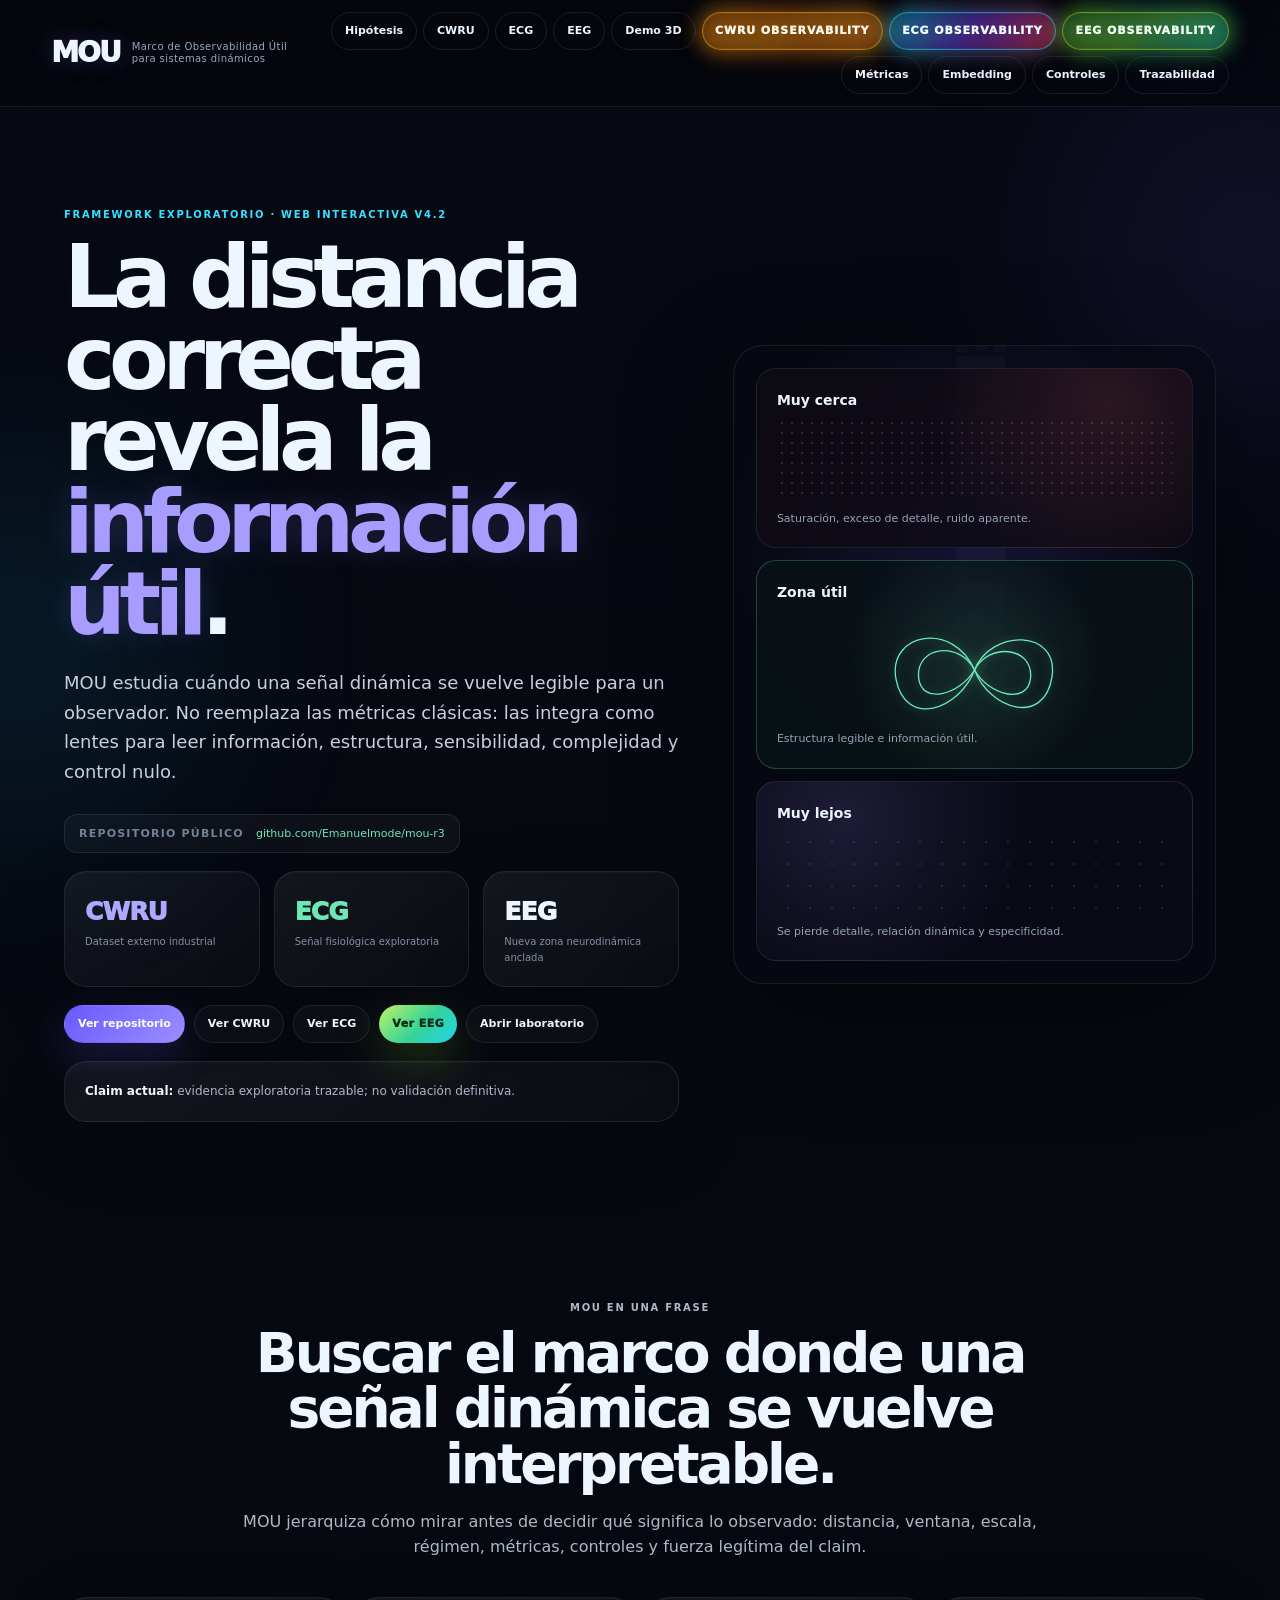
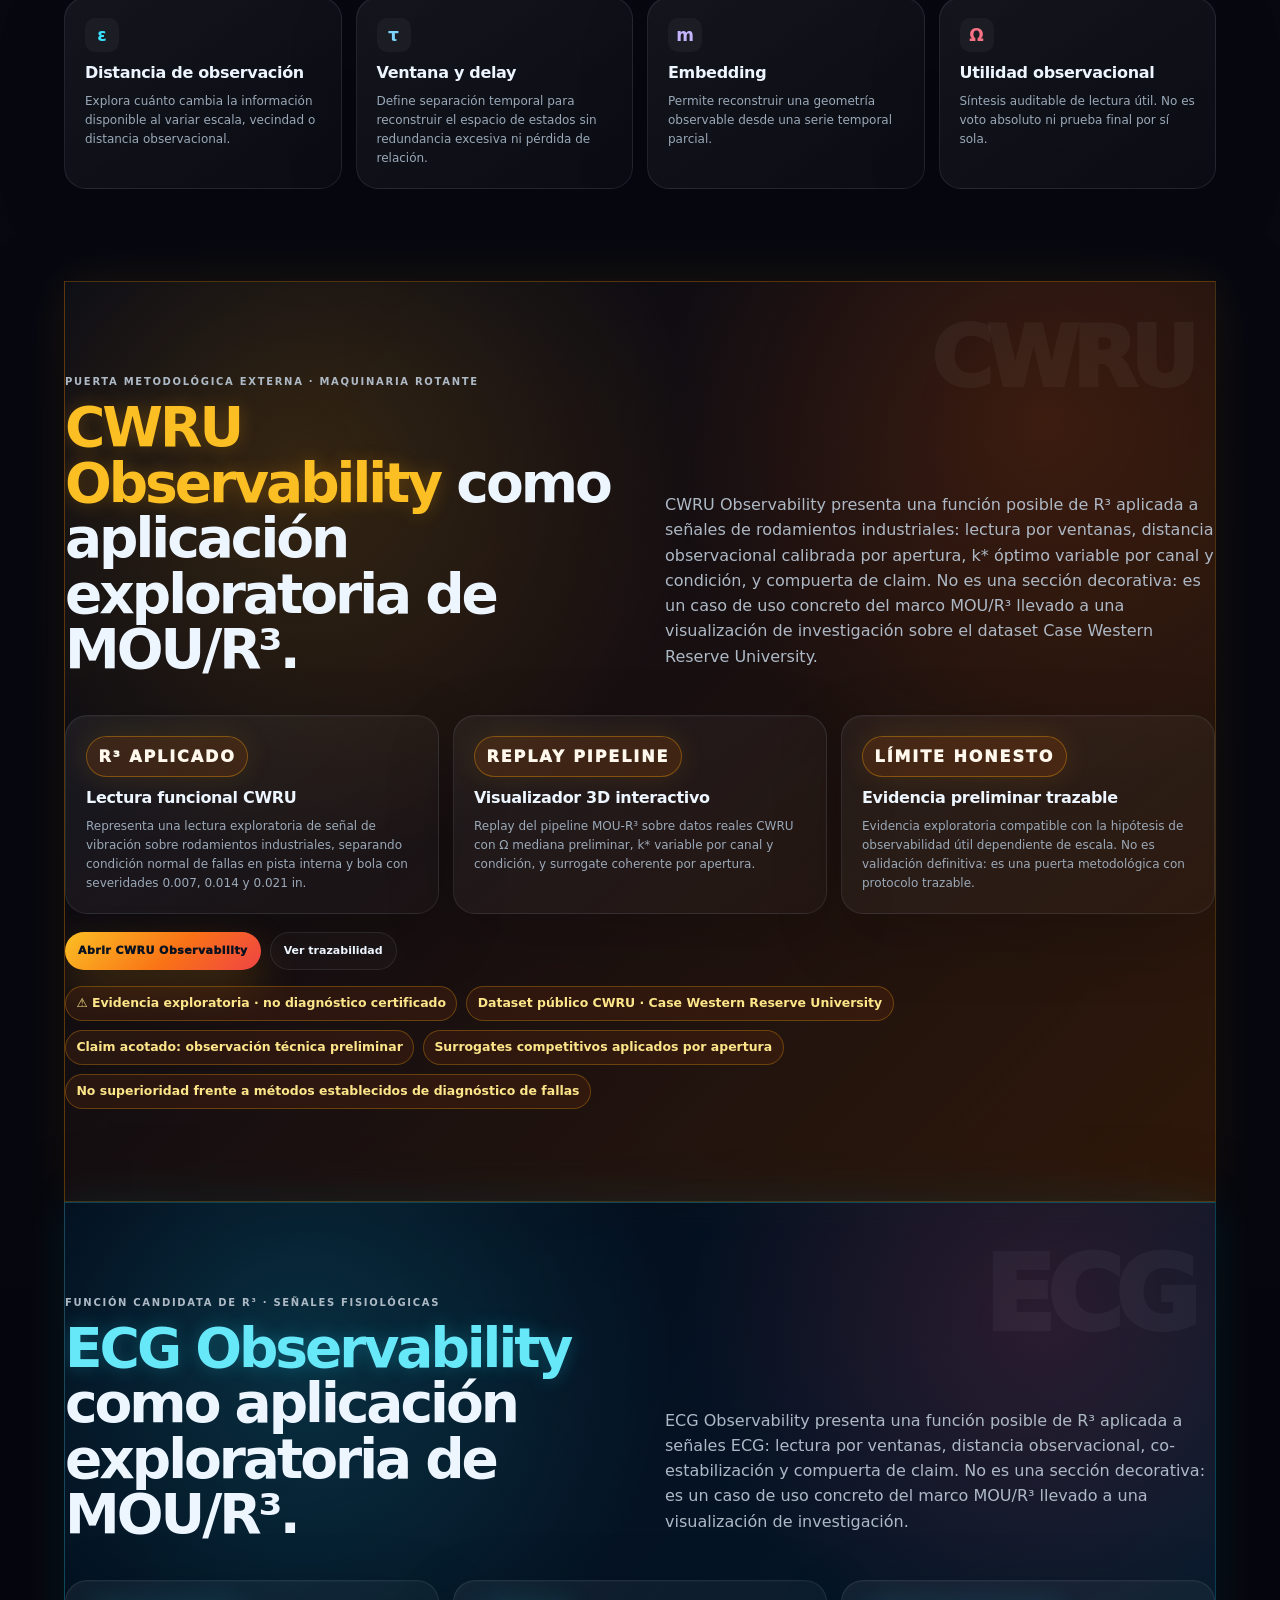
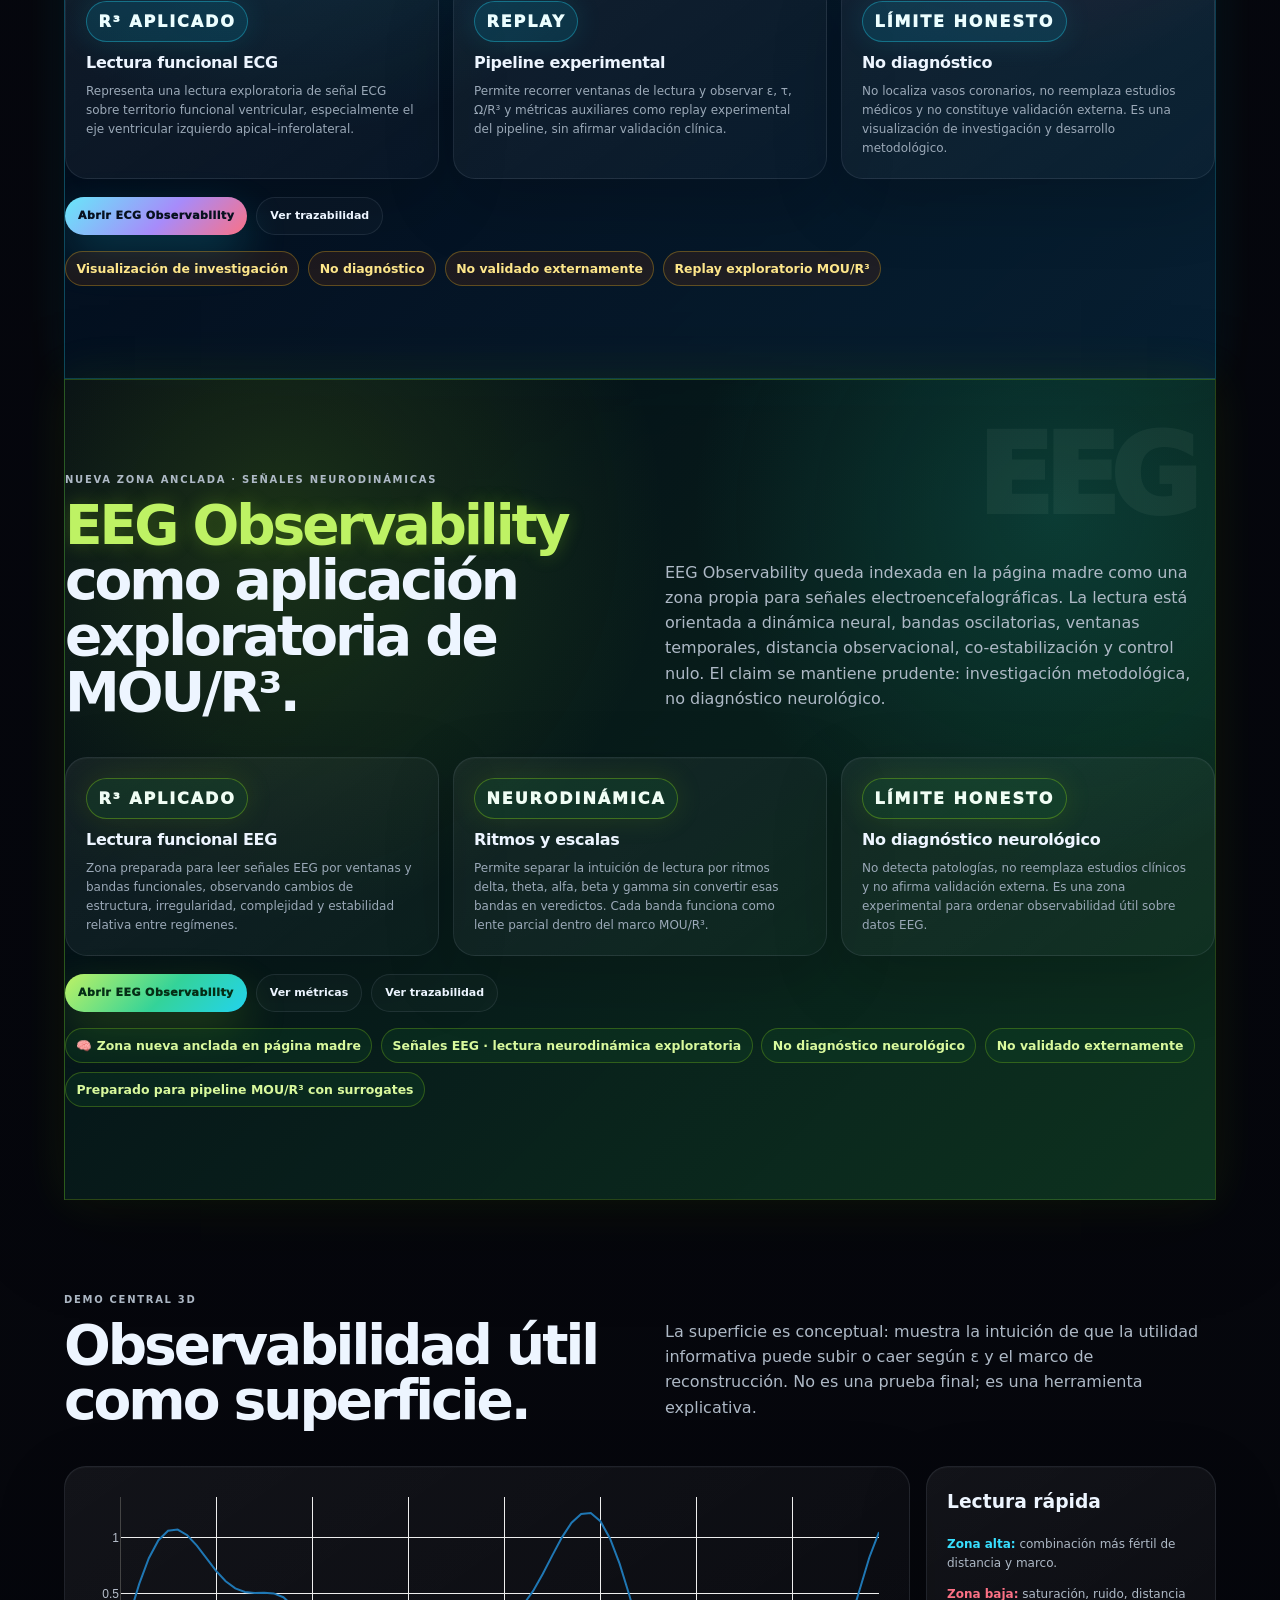
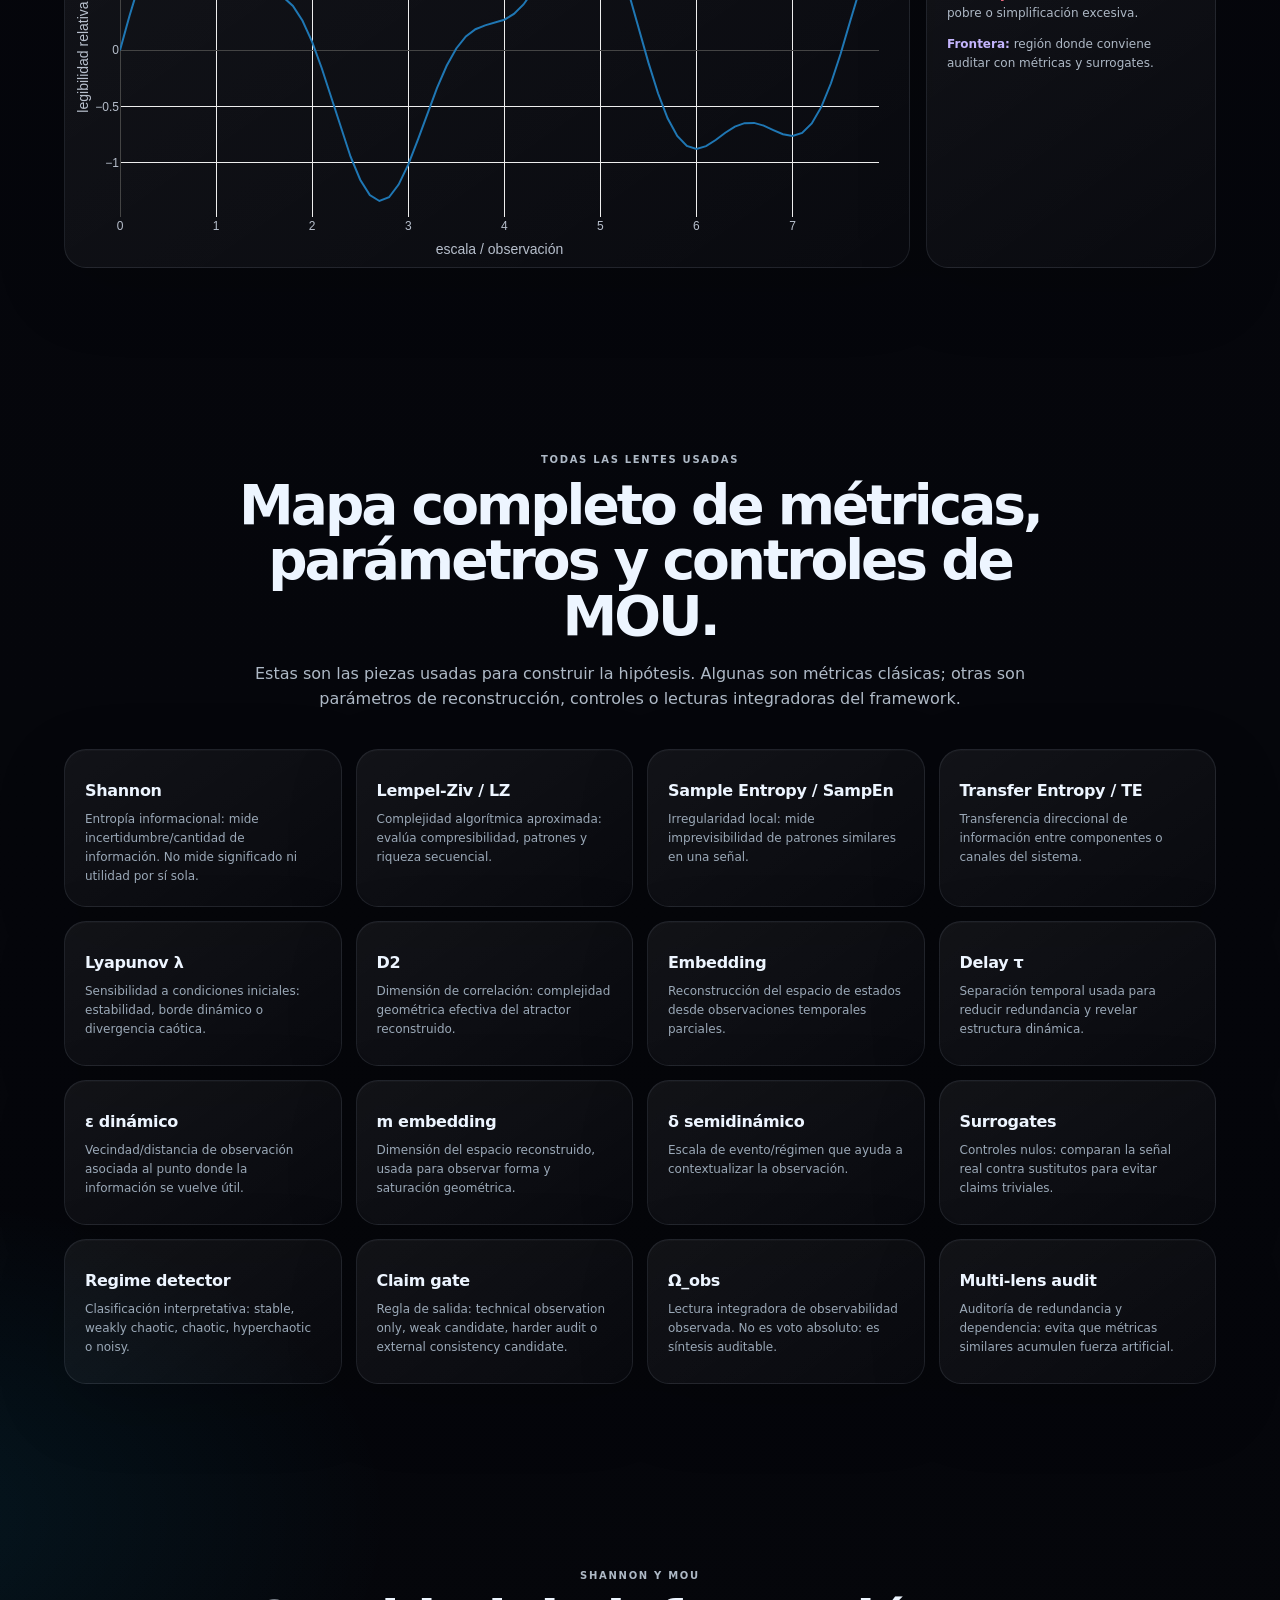
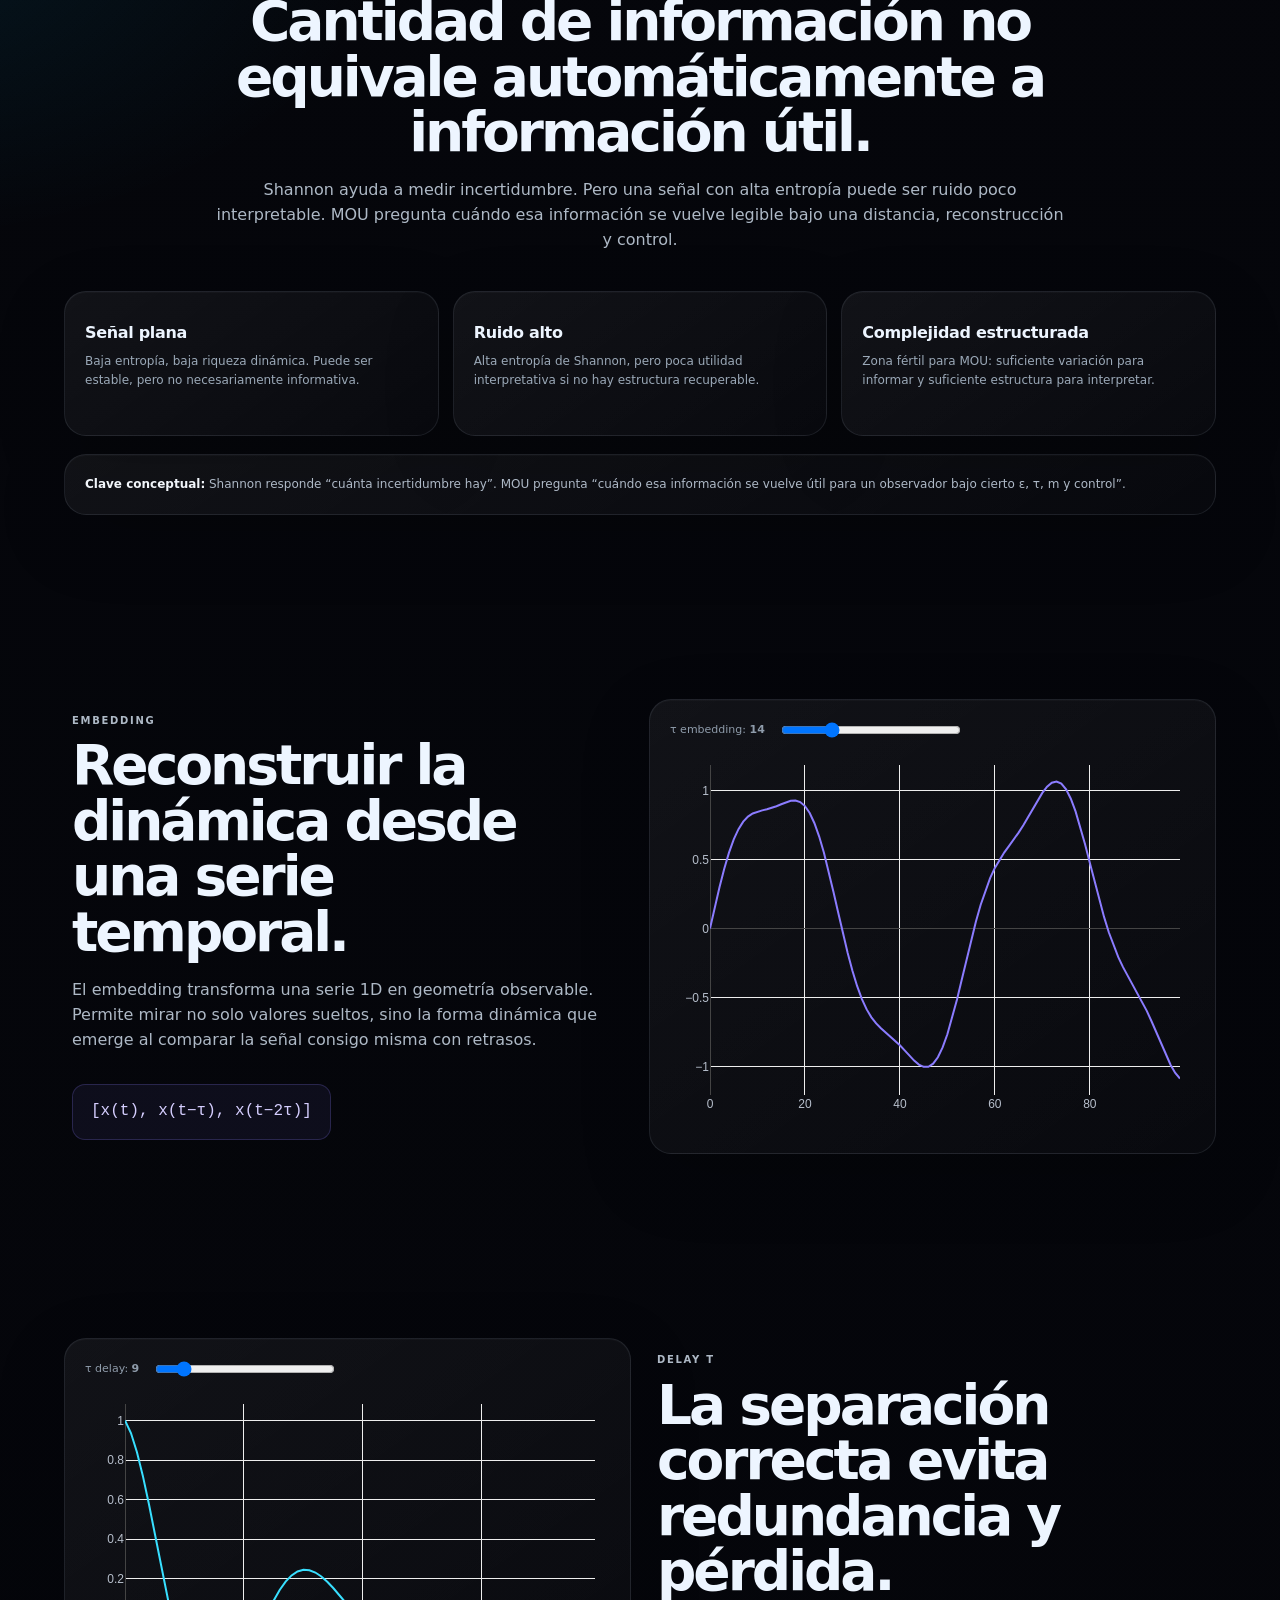
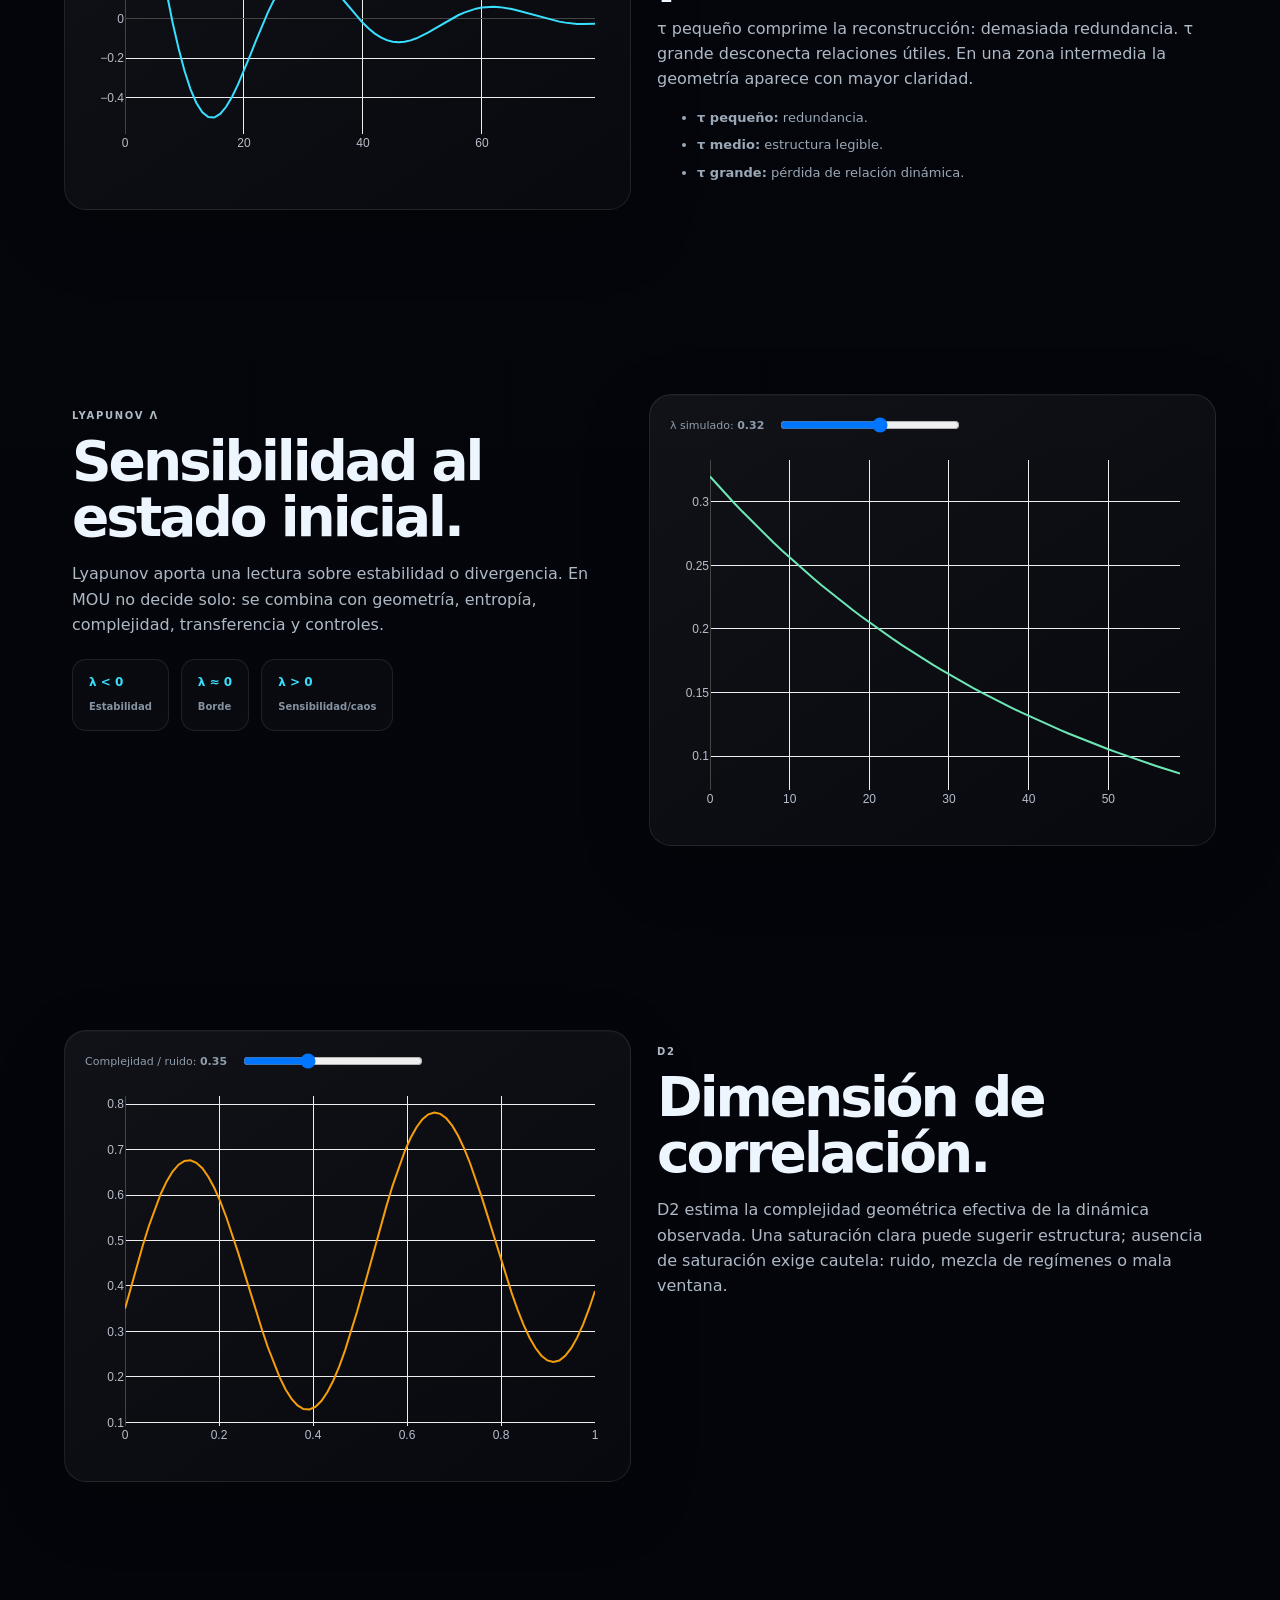
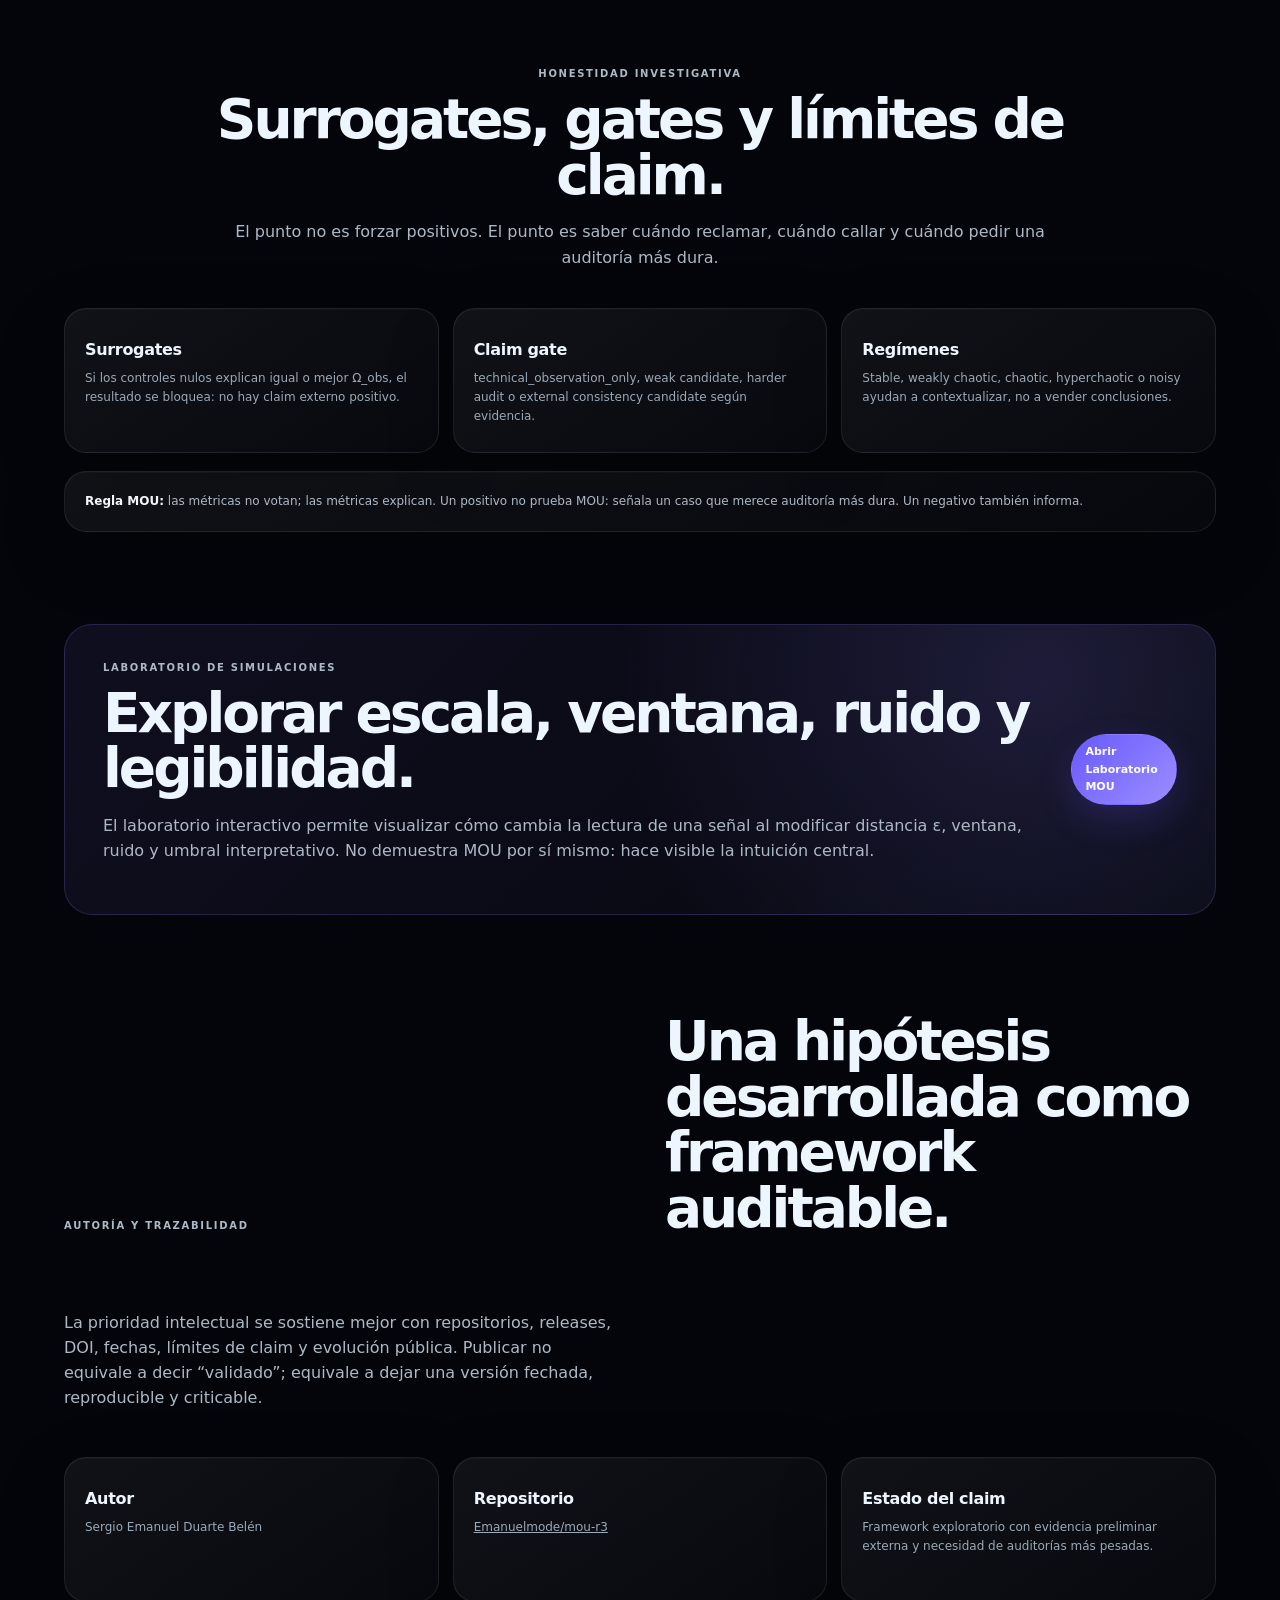
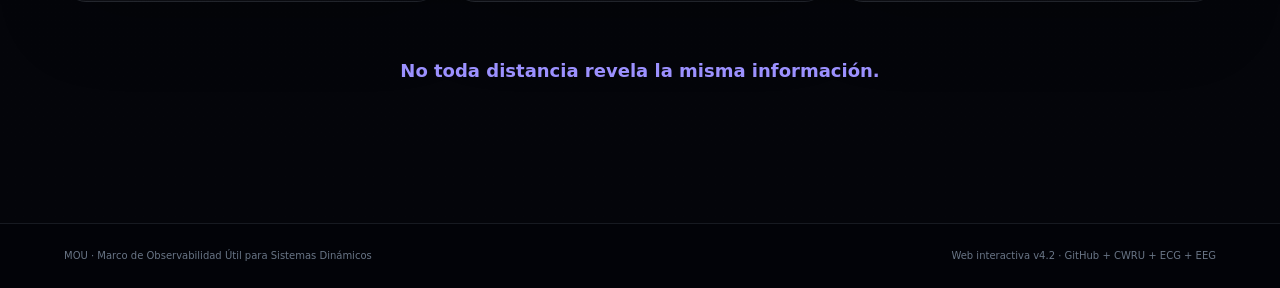
<file: index.html>
<!DOCTYPE html>
<html lang="es">
<head>
  <meta charset="UTF-8" />
  <meta name="viewport" content="width=device-width, initial-scale=1.0" />
  <meta name="description" content="MOU — Marco de Observabilidad Útil para Sistemas Dinámicos. Web interactiva con simuladores 3D, laboratorio visual, DOI y zonas de observabilidad para CWRU, ECG y EEG." />
  <meta name="author" content="Sergio Emanuel Duarte Belén" />
  <meta property="og:title" content="MOU | Marco de Observabilidad Útil" />
  <meta property="og:description" content="Hipótesis metodológica sobre observabilidad útil dependiente de escala en sistemas dinámicos. Incluye simuladores 3D, laboratorio visual, DOI y aplicaciones exploratorias sobre CWRU, ECG y EEG." />
  <meta property="og:type" content="website" />
  <meta name="theme-color" content="#07070d" />
  <title>MOU — Marco de Observabilidad Útil</title>
  <link rel="preconnect" href="https://cdn.plot.ly" />
  <link rel="stylesheet" href="styles.css" />
  <style>
    .nav .nav-cwru-observability,
    .nav .nav-ecg-observability,
    .nav .nav-eeg-observability{
      position:relative;
      font-weight:950;
      letter-spacing:.08em;
      text-transform:uppercase;
      padding:.58rem .78rem;
      border-radius:999px;
    }

    .nav .nav-cwru-observability{
      color:#fff8ec !important;
      border:1px solid rgba(245,158,11,.55);
      background:linear-gradient(135deg,rgba(180,83,9,.34),rgba(245,158,11,.30) 48%,rgba(234,88,12,.30));
      box-shadow:0 0 0 1px rgba(255,255,255,.06) inset,0 0 24px rgba(245,158,11,.25),0 0 40px rgba(234,88,12,.12);
    }
    .nav .nav-cwru-observability::before{
      content:"";position:absolute;inset:-3px;z-index:-1;border-radius:999px;
      background:linear-gradient(90deg,rgba(245,158,11,.75),rgba(234,88,12,.55),rgba(251,191,36,.65));filter:blur(10px);opacity:.55;
    }
    .cwru-observability-feature{
      position:relative;overflow:hidden;border:1px solid rgba(245,158,11,.24);
      background:radial-gradient(circle at 20% 20%,rgba(245,158,11,.18),transparent 34%),radial-gradient(circle at 85% 15%,rgba(234,88,12,.16),transparent 30%),linear-gradient(135deg,rgba(2,8,23,.92),rgba(73,35,8,.62));
      box-shadow:0 24px 90px rgba(0,0,0,.30),0 0 44px rgba(245,158,11,.10);
    }
    .cwru-observability-feature::after{content:"CWRU";position:absolute;right:24px;top:10px;font-size:84px;font-weight:1000;letter-spacing:-.08em;color:rgba(255,248,236,.045);pointer-events:none;}
    .cwru-badge{display:inline-flex;align-items:center;gap:.45rem;color:#fff8ec;border:1px solid rgba(245,158,11,.38);background:rgba(180,83,9,.20);border-radius:999px;padding:.42rem .72rem;font-weight:950;letter-spacing:.12em;text-transform:uppercase;box-shadow:0 0 28px rgba(245,158,11,.12);}
    .cwru-title-accent{color:#fbbf24;text-shadow:0 0 18px rgba(245,158,11,.28);}
    .cwru-observability-feature .button.cwru-primary{color:#07111f;background:linear-gradient(135deg,#fbbf24,#f97316 55%,#ef4444);border:0;font-weight:950;letter-spacing:.04em;box-shadow:0 18px 44px rgba(245,158,11,.22);}
    .cwru-warning-strip{margin-top:1rem;display:flex;flex-wrap:wrap;gap:.55rem;}
    .cwru-warning-strip span{border:1px solid rgba(245,158,11,.30);background:rgba(120,53,15,.22);color:#fde68a;border-radius:999px;padding:.42rem .65rem;font-size:.78rem;font-weight:850;}

    .nav .nav-ecg-observability{
      color:#ecfeff !important;
      border:1px solid rgba(34,211,238,.55);
      background:linear-gradient(135deg,rgba(8,145,178,.34),rgba(124,58,237,.30) 48%,rgba(244,63,94,.30));
      box-shadow:0 0 0 1px rgba(255,255,255,.06) inset,0 0 24px rgba(34,211,238,.25),0 0 40px rgba(244,63,94,.12);
    }
    .nav .nav-ecg-observability::before{content:"";position:absolute;inset:-3px;z-index:-1;border-radius:999px;background:linear-gradient(90deg,rgba(34,211,238,.75),rgba(124,58,237,.55),rgba(244,63,94,.65));filter:blur(10px);opacity:.55;}
    .ecg-observability-feature{position:relative;overflow:hidden;border:1px solid rgba(34,211,238,.24);background:radial-gradient(circle at 20% 20%,rgba(34,211,238,.18),transparent 34%),radial-gradient(circle at 85% 15%,rgba(244,63,94,.16),transparent 30%),linear-gradient(135deg,rgba(2,8,23,.92),rgba(8,47,73,.62));box-shadow:0 24px 90px rgba(0,0,0,.30),0 0 44px rgba(34,211,238,.10);}
    .ecg-observability-feature::after{content:"ECG";position:absolute;right:24px;top:10px;font-size:104px;font-weight:1000;letter-spacing:-.08em;color:rgba(236,254,255,.045);pointer-events:none;}
    .ecg-badge{display:inline-flex;align-items:center;gap:.45rem;color:#ecfeff;border:1px solid rgba(34,211,238,.38);background:rgba(8,145,178,.20);border-radius:999px;padding:.42rem .72rem;font-weight:950;letter-spacing:.12em;text-transform:uppercase;box-shadow:0 0 28px rgba(34,211,238,.12);}
    .ecg-title-accent{color:#67e8f9;text-shadow:0 0 18px rgba(34,211,238,.28);}
    .ecg-observability-feature .button.ecg-primary,.actions .button.ecg-primary{color:#07111f;background:linear-gradient(135deg,#67e8f9,#a78bfa 55%,#fb7185);border:0;font-weight:950;letter-spacing:.04em;box-shadow:0 18px 44px rgba(34,211,238,.22);}
    .ecg-warning-strip{margin-top:1rem;display:flex;flex-wrap:wrap;gap:.55rem;}
    .ecg-warning-strip span{border:1px solid rgba(251,191,36,.30);background:rgba(120,53,15,.22);color:#fde68a;border-radius:999px;padding:.42rem .65rem;font-size:.78rem;font-weight:850;}

    .nav .nav-eeg-observability{
      color:#f0fdf4 !important;
      border:1px solid rgba(132,204,22,.58);
      background:linear-gradient(135deg,rgba(22,101,52,.38),rgba(132,204,22,.30) 48%,rgba(20,184,166,.30));
      box-shadow:0 0 0 1px rgba(255,255,255,.06) inset,0 0 24px rgba(132,204,22,.26),0 0 40px rgba(20,184,166,.13);
    }
    .nav .nav-eeg-observability::before{content:"";position:absolute;inset:-3px;z-index:-1;border-radius:999px;background:linear-gradient(90deg,rgba(132,204,22,.76),rgba(20,184,166,.56),rgba(74,222,128,.68));filter:blur(10px);opacity:.58;}
    .eeg-observability-feature{position:relative;overflow:hidden;border:1px solid rgba(132,204,22,.26);background:radial-gradient(circle at 18% 18%,rgba(132,204,22,.18),transparent 34%),radial-gradient(circle at 86% 16%,rgba(20,184,166,.18),transparent 30%),linear-gradient(135deg,rgba(2,8,23,.94),rgba(20,83,45,.58));box-shadow:0 24px 90px rgba(0,0,0,.30),0 0 46px rgba(132,204,22,.11);}
    .eeg-observability-feature::after{content:"EEG";position:absolute;right:24px;top:10px;font-size:110px;font-weight:1000;letter-spacing:-.08em;color:rgba(240,253,244,.050);pointer-events:none;}
    .eeg-badge{display:inline-flex;align-items:center;gap:.45rem;color:#f0fdf4;border:1px solid rgba(132,204,22,.40);background:rgba(22,101,52,.24);border-radius:999px;padding:.42rem .72rem;font-weight:950;letter-spacing:.12em;text-transform:uppercase;box-shadow:0 0 28px rgba(132,204,22,.13);}
    .eeg-title-accent{color:#bef264;text-shadow:0 0 18px rgba(132,204,22,.30);}
    .eeg-observability-feature .button.eeg-primary,.actions .button.eeg-primary{color:#052e16;background:linear-gradient(135deg,#bef264,#34d399 55%,#22d3ee);border:0;font-weight:950;letter-spacing:.04em;box-shadow:0 18px 44px rgba(132,204,22,.22);}
    .eeg-warning-strip{margin-top:1rem;display:flex;flex-wrap:wrap;gap:.55rem;}
    .eeg-warning-strip span{border:1px solid rgba(132,204,22,.31);background:rgba(20,83,45,.24);color:#d9f99d;border-radius:999px;padding:.42rem .65rem;font-size:.78rem;font-weight:850;}
  </style>
</head>
<body>
  <div class="glow glow-a"></div>
  <div class="glow glow-b"></div>

  <header class="topbar">
    <a class="brand" href="#inicio">
      <strong>MOU</strong>
      <span>Marco de Observabilidad Útil<br />para sistemas dinámicos</span>
    </a>
    <button class="menu-button" id="menuButton" aria-label="Abrir menú">☰</button>
    <nav class="nav" id="mainNav">
      <a href="#idea">Hipótesis</a>
      <a href="#cwru">CWRU</a>
      <a href="#ecg-observability">ECG</a>
      <a href="#eeg-observability">EEG</a>
      <a href="#demo">Demo 3D</a>
      <a class="nav-cwru-observability" href="cwru-three-scene.html">CWRU Observability</a>
      <a class="nav-ecg-observability" href="ecg-3d-viewer-R3-MOU-fixed.html">ECG Observability</a>
      <a class="nav-eeg-observability" href="#eeg-observability">EEG Observability</a>
      <a href="#metricas">Métricas</a>
      <a href="#embedding">Embedding</a>
      <a href="#controles">Controles</a>
      <a href="#trazabilidad">Trazabilidad</a>
    </nav>
  </header>

  <main>
    <section id="inicio" class="hero grid">
      <div>
        <p class="eyebrow">Framework exploratorio · web interactiva v4.2</p>
        <h1>La distancia correcta revela la <span>información útil</span>.</h1>
        <p class="lead">MOU estudia cuándo una señal dinámica se vuelve legible para un observador. No reemplaza las métricas clásicas: las integra como lentes para leer información, estructura, sensibilidad, complejidad y control nulo.</p>

        <div class="doi-strip" aria-label="Repositorio público">
          <span>Repositorio público</span>
          <a href="https://github.com/Emanuelmode/mou-r3" target="_blank" rel="noopener">github.com/Emanuelmode/mou-r3</a>
        </div>

        <div class="result-row hero-evidence" aria-label="Resumen técnico preliminar">
          <article class="result-block strong"><span class="result-val accent">CWRU</span><span class="result-lbl">Dataset externo industrial</span></article>
          <article class="result-block"><span class="result-val green">ECG</span><span class="result-lbl">Señal fisiológica exploratoria</span></article>
          <article class="result-block"><span class="result-val">EEG</span><span class="result-lbl">Nueva zona neurodinámica anclada</span></article>
        </div>

        <div class="actions">
          <a class="button primary" href="https://github.com/Emanuelmode/mou-r3" target="_blank" rel="noopener">Ver repositorio</a>
          <a class="button ghost" href="#cwru">Ver CWRU</a>
          <a class="button ghost" href="#ecg-observability">Ver ECG</a>
          <a class="button eeg-primary" href="#eeg-observability">Ver EEG</a>
          <a class="button ghost" href="mou-lab.html">Abrir laboratorio</a>
        </div>

        <div class="claim hero-claim"><strong>Claim actual:</strong> evidencia exploratoria trazable; no validación definitiva.</div>
      </div>

      <div class="hero-panel">
        <article class="obs red"><h3>Muy cerca</h3><div class="dots noisy"></div><p>Saturación, exceso de detalle, ruido aparente.</p></article>
        <article class="obs good"><h3>Zona útil</h3><svg viewBox="0 0 320 180" role="img" aria-label="Curvas dinámicas en zona útil"><path d="M160,90 C128,16 30,34 42,103 C56,178 137,150 160,90 C184,28 288,28 276,101 C264,174 183,150 160,90"/><path d="M160,90 C138,46 72,54 76,101 C80,143 137,128 160,90 C181,49 248,54 244,102 C240,143 181,128 160,90"/></svg><p>Estructura legible e información útil.</p></article>
        <article class="obs violet"><h3>Muy lejos</h3><div class="dots sparse"></div><p>Se pierde detalle, relación dinámica y especificidad.</p></article>
      </div>
    </section>

    <section id="idea" class="section">
      <div class="section-head center">
        <p class="eyebrow">MOU en una frase</p>
        <h2>Buscar el marco donde una señal dinámica se vuelve interpretable.</h2>
        <p>MOU jerarquiza cómo mirar antes de decidir qué significa lo observado: distancia, ventana, escala, régimen, métricas, controles y fuerza legítima del claim.</p>
      </div>
      <div class="cards four">
        <article class="card"><span class="icon cyan">ε</span><h3>Distancia de observación</h3><p>Explora cuánto cambia la información disponible al variar escala, vecindad o distancia observacional.</p></article>
        <article class="card"><span class="icon blue">τ</span><h3>Ventana y delay</h3><p>Define separación temporal para reconstruir el espacio de estados sin redundancia excesiva ni pérdida de relación.</p></article>
        <article class="card"><span class="icon violet">m</span><h3>Embedding</h3><p>Permite reconstruir una geometría observable desde una serie temporal parcial.</p></article>
        <article class="card"><span class="icon red">Ω</span><h3>Utilidad observacional</h3><p>Síntesis auditable de lectura útil. No es voto absoluto ni prueba final por sí sola.</p></article>
      </div>
    </section>

    <section id="cwru" class="section focus cwru-observability-feature">
      <div class="section-head">
        <div>
          <p class="eyebrow">Puerta metodológica externa · Maquinaria rotante</p>
          <h2><span class="cwru-title-accent">CWRU Observability</span> como aplicación exploratoria de MOU/R³.</h2>
        </div>
        <p>CWRU Observability presenta una función posible de R³ aplicada a señales de rodamientos industriales: lectura por ventanas, distancia observacional calibrada por apertura, k* óptimo variable por canal y condición, y compuerta de claim. No es una sección decorativa: es un caso de uso concreto del marco MOU/R³ llevado a una visualización de investigación sobre el dataset Case Western Reserve University.</p>
      </div>

      <div class="cards three">
        <article class="card"><span class="cwru-badge">R³ aplicado</span><h3>Lectura funcional CWRU</h3><p>Representa una lectura exploratoria de señal de vibración sobre rodamientos industriales, separando condición normal de fallas en pista interna y bola con severidades 0.007, 0.014 y 0.021 in.</p></article>
        <article class="card"><span class="cwru-badge">Replay pipeline</span><h3>Visualizador 3D interactivo</h3><p>Replay del pipeline MOU-R³ sobre datos reales CWRU con Ω mediana preliminar, k* variable por canal y condición, y surrogate coherente por apertura.</p></article>
        <article class="card"><span class="cwru-badge">Límite honesto</span><h3>Evidencia preliminar trazable</h3><p>Evidencia exploratoria compatible con la hipótesis de observabilidad útil dependiente de escala. No es validación definitiva: es una puerta metodológica con protocolo trazable.</p></article>
      </div>

      <div class="actions">
        <a class="button cwru-primary" href="cwru-three-scene.html">Abrir CWRU Observability</a>
        <a class="button ghost" href="#trazabilidad">Ver trazabilidad</a>
      </div>

      <div class="cwru-warning-strip" aria-label="Estado científico de CWRU Observability">
        <span>⚠ Evidencia exploratoria · no diagnóstico certificado</span>
        <span>Dataset público CWRU · Case Western Reserve University</span>
        <span>Claim acotado: observación técnica preliminar</span>
        <span>Surrogates competitivos aplicados por apertura</span>
        <span>No superioridad frente a métodos establecidos de diagnóstico de fallas</span>
      </div>
    </section>

    <section id="ecg-observability" class="section focus ecg-observability-feature">
      <div class="section-head">
        <div>
          <p class="eyebrow">Función candidata de R³ · señales fisiológicas</p>
          <h2><span class="ecg-title-accent">ECG Observability</span> como aplicación exploratoria de MOU/R³.</h2>
        </div>
        <p>ECG Observability presenta una función posible de R³ aplicada a señales ECG: lectura por ventanas, distancia observacional, co-estabilización y compuerta de claim. No es una sección decorativa: es un caso de uso concreto del marco MOU/R³ llevado a una visualización de investigación.</p>
      </div>

      <div class="cards three">
        <article class="card"><span class="ecg-badge">R³ aplicado</span><h3>Lectura funcional ECG</h3><p>Representa una lectura exploratoria de señal ECG sobre territorio funcional ventricular, especialmente el eje ventricular izquierdo apical–inferolateral.</p></article>
        <article class="card"><span class="ecg-badge">Replay</span><h3>Pipeline experimental</h3><p>Permite recorrer ventanas de lectura y observar ε, τ, Ω/R³ y métricas auxiliares como replay experimental del pipeline, sin afirmar validación clínica.</p></article>
        <article class="card"><span class="ecg-badge">Límite honesto</span><h3>No diagnóstico</h3><p>No localiza vasos coronarios, no reemplaza estudios médicos y no constituye validación externa. Es una visualización de investigación y desarrollo metodológico.</p></article>
      </div>

      <div class="actions">
        <a class="button ecg-primary" href="ecg-3d-viewer-R3-MOU-fixed.html">Abrir ECG Observability</a>
        <a class="button ghost" href="#trazabilidad">Ver trazabilidad</a>
      </div>

      <div class="ecg-warning-strip" aria-label="Estado científico de ECG Observability">
        <span>Visualización de investigación</span>
        <span>No diagnóstico</span>
        <span>No validado externamente</span>
        <span>Replay exploratorio MOU/R³</span>
      </div>
    </section>

    <section id="eeg-observability" class="section focus eeg-observability-feature">
      <div class="section-head">
        <div>
          <p class="eyebrow">Nueva zona anclada · señales neurodinámicas</p>
          <h2><span class="eeg-title-accent">EEG Observability</span> como aplicación exploratoria de MOU/R³.</h2>
        </div>
        <p>EEG Observability queda indexada en la página madre como una zona propia para señales electroencefalográficas. La lectura está orientada a dinámica neural, bandas oscilatorias, ventanas temporales, distancia observacional, co-estabilización y control nulo. El claim se mantiene prudente: investigación metodológica, no diagnóstico neurológico.</p>
      </div>

      <div class="cards three">
        <article class="card"><span class="eeg-badge">R³ aplicado</span><h3>Lectura funcional EEG</h3><p>Zona preparada para leer señales EEG por ventanas y bandas funcionales, observando cambios de estructura, irregularidad, complejidad y estabilidad relativa entre regímenes.</p></article>
        <article class="card"><span class="eeg-badge">Neurodinámica</span><h3>Ritmos y escalas</h3><p>Permite separar la intuición de lectura por ritmos delta, theta, alfa, beta y gamma sin convertir esas bandas en veredictos. Cada banda funciona como lente parcial dentro del marco MOU/R³.</p></article>
        <article class="card"><span class="eeg-badge">Límite honesto</span><h3>No diagnóstico neurológico</h3><p>No detecta patologías, no reemplaza estudios clínicos y no afirma validación externa. Es una zona experimental para ordenar observabilidad útil sobre datos EEG.</p></article>
      </div>

      <div class="actions">
        <a class="button eeg-primary" href="eeg-three-scene.html?v=1">Abrir EEG Observability</a>
        <a class="button ghost" href="#metricas">Ver métricas</a>
        <a class="button ghost" href="#trazabilidad">Ver trazabilidad</a>
      </div>

      <div class="eeg-warning-strip" aria-label="Estado científico de EEG Observability">
        <span>🧠 Zona nueva anclada en página madre</span>
        <span>Señales EEG · lectura neurodinámica exploratoria</span>
        <span>No diagnóstico neurológico</span>
        <span>No validado externamente</span>
        <span>Preparado para pipeline MOU/R³ con surrogates</span>
      </div>
    </section>

    <section id="demo" class="section focus">
      <div class="section-head">
        <div><p class="eyebrow">Demo central 3D</p><h2>Observabilidad útil como superficie.</h2></div>
        <p>La superficie es conceptual: muestra la intuición de que la utilidad informativa puede subir o caer según ε y el marco de reconstrucción. No es una prueba final; es una herramienta explicativa.</p>
      </div>
      <div class="interactive">
        <div class="chart-card big"><div id="mouSurface" class="chart"></div></div>
        <aside class="panel"><h3>Lectura rápida</h3><p><b class="cyan-text">Zona alta:</b> combinación más fértil de distancia y marco.</p><p><b class="red-text">Zona baja:</b> saturación, ruido, distancia pobre o simplificación excesiva.</p><p><b class="violet-text">Frontera:</b> región donde conviene auditar con métricas y surrogates.</p></aside>
      </div>
    </section>

    <section id="metricas" class="section">
      <div class="section-head center">
        <p class="eyebrow">Todas las lentes usadas</p>
        <h2>Mapa completo de métricas, parámetros y controles de MOU.</h2>
        <p>Estas son las piezas usadas para construir la hipótesis. Algunas son métricas clásicas; otras son parámetros de reconstrucción, controles o lecturas integradoras del framework.</p>
      </div>
      <div class="cards metric-grid">
        <article class="card"><h3>Shannon</h3><p>Entropía informacional: mide incertidumbre/cantidad de información. No mide significado ni utilidad por sí sola.</p></article>
        <article class="card"><h3>Lempel-Ziv / LZ</h3><p>Complejidad algorítmica aproximada: evalúa compresibilidad, patrones y riqueza secuencial.</p></article>
        <article class="card"><h3>Sample Entropy / SampEn</h3><p>Irregularidad local: mide imprevisibilidad de patrones similares en una señal.</p></article>
        <article class="card"><h3>Transfer Entropy / TE</h3><p>Transferencia direccional de información entre componentes o canales del sistema.</p></article>
        <article class="card"><h3>Lyapunov λ</h3><p>Sensibilidad a condiciones iniciales: estabilidad, borde dinámico o divergencia caótica.</p></article>
        <article class="card"><h3>D2</h3><p>Dimensión de correlación: complejidad geométrica efectiva del atractor reconstruido.</p></article>
        <article class="card"><h3>Embedding</h3><p>Reconstrucción del espacio de estados desde observaciones temporales parciales.</p></article>
        <article class="card"><h3>Delay τ</h3><p>Separación temporal usada para reducir redundancia y revelar estructura dinámica.</p></article>
        <article class="card"><h3>ε dinámico</h3><p>Vecindad/distancia de observación asociada al punto donde la información se vuelve útil.</p></article>
        <article class="card"><h3>m embedding</h3><p>Dimensión del espacio reconstruido, usada para observar forma y saturación geométrica.</p></article>
        <article class="card"><h3>δ semidinámico</h3><p>Escala de evento/régimen que ayuda a contextualizar la observación.</p></article>
        <article class="card"><h3>Surrogates</h3><p>Controles nulos: comparan la señal real contra sustitutos para evitar claims triviales.</p></article>
        <article class="card"><h3>Regime detector</h3><p>Clasificación interpretativa: stable, weakly chaotic, chaotic, hyperchaotic o noisy.</p></article>
        <article class="card"><h3>Claim gate</h3><p>Regla de salida: technical observation only, weak candidate, harder audit o external consistency candidate.</p></article>
        <article class="card"><h3>Ω_obs</h3><p>Lectura integradora de observabilidad observada. No es voto absoluto: es síntesis auditable.</p></article>
        <article class="card"><h3>Multi-lens audit</h3><p>Auditoría de redundancia y dependencia: evita que métricas similares acumulen fuerza artificial.</p></article>
      </div>
    </section>

    <section id="informacion" class="section focus">
      <div class="section-head center">
        <p class="eyebrow">Shannon y MOU</p>
        <h2>Cantidad de información no equivale automáticamente a información útil.</h2>
        <p>Shannon ayuda a medir incertidumbre. Pero una señal con alta entropía puede ser ruido poco interpretable. MOU pregunta cuándo esa información se vuelve legible bajo una distancia, reconstrucción y control.</p>
      </div>
      <div class="cards three">
        <article class="card"><h3>Señal plana</h3><p>Baja entropía, baja riqueza dinámica. Puede ser estable, pero no necesariamente informativa.</p></article>
        <article class="card"><h3>Ruido alto</h3><p>Alta entropía de Shannon, pero poca utilidad interpretativa si no hay estructura recuperable.</p></article>
        <article class="card"><h3>Complejidad estructurada</h3><p>Zona fértil para MOU: suficiente variación para informar y suficiente estructura para interpretar.</p></article>
      </div>
      <div class="claim wide"><strong>Clave conceptual:</strong> Shannon responde “cuánta incertidumbre hay”. MOU pregunta “cuándo esa información se vuelve útil para un observador bajo cierto ε, τ, m y control”.</div>
    </section>

    <section id="embedding" class="section grid">
      <div><p class="eyebrow">Embedding</p><h2>Reconstruir la dinámica desde una serie temporal.</h2><p>El embedding transforma una serie 1D en geometría observable. Permite mirar no solo valores sueltos, sino la forma dinámica que emerge al comparar la señal consigo misma con retrasos.</p><div class="formula">[x(t), x(t−τ), x(t−2τ)]</div></div>
      <div class="chart-card"><div class="toolbar"><label>τ embedding: <strong id="embeddingTauValue">14</strong></label><input id="embeddingTau" type="range" min="2" max="48" value="14" /></div><div id="embeddingChart" class="chart"></div></div>
    </section>

    <section id="delay" class="section grid muted">
      <div class="chart-card"><div class="toolbar"><label>τ delay: <strong id="delayTauValue">9</strong></label><input id="delayTau" type="range" min="1" max="64" value="9" /></div><div id="delayChart" class="chart"></div></div>
      <div><p class="eyebrow">Delay τ</p><h2>La separación correcta evita redundancia y pérdida.</h2><p>τ pequeño comprime la reconstrucción: demasiada redundancia. τ grande desconecta relaciones útiles. En una zona intermedia la geometría aparece con mayor claridad.</p><ul><li><b>τ pequeño:</b> redundancia.</li><li><b>τ medio:</b> estructura legible.</li><li><b>τ grande:</b> pérdida de relación dinámica.</li></ul></div>
    </section>

    <section id="lyapunov" class="section grid">
      <div><p class="eyebrow">Lyapunov λ</p><h2>Sensibilidad al estado inicial.</h2><p>Lyapunov aporta una lectura sobre estabilidad o divergencia. En MOU no decide solo: se combina con geometría, entropía, complejidad, transferencia y controles.</p><div class="metric"><div><span>λ &lt; 0</span><b>Estabilidad</b></div><div><span>λ ≈ 0</span><b>Borde</b></div><div><span>λ &gt; 0</span><b>Sensibilidad/caos</b></div></div></div>
      <div class="chart-card"><div class="toolbar"><label>λ simulado: <strong id="lambdaValue">0.32</strong></label><input id="lambdaSlider" type="range" min="-0.35" max="0.85" value="0.32" step="0.01" /></div><div id="lyapunovChart" class="chart"></div></div>
    </section>

    <section id="d2" class="section grid muted">
      <div class="chart-card"><div class="toolbar"><label>Complejidad / ruido: <strong id="d2NoiseValue">0.35</strong></label><input id="d2Noise" type="range" min="0" max="1" value="0.35" step="0.01" /></div><div id="d2Chart" class="chart"></div></div>
      <div><p class="eyebrow">D2</p><h2>Dimensión de correlación.</h2><p>D2 estima la complejidad geométrica efectiva de la dinámica observada. Una saturación clara puede sugerir estructura; ausencia de saturación exige cautela: ruido, mezcla de regímenes o mala ventana.</p></div>
    </section>

    <section id="controles" class="section">
      <div class="section-head center"><p class="eyebrow">Honestidad investigativa</p><h2>Surrogates, gates y límites de claim.</h2><p>El punto no es forzar positivos. El punto es saber cuándo reclamar, cuándo callar y cuándo pedir una auditoría más dura.</p></div>
      <div class="cards three">
        <article class="card"><h3>Surrogates</h3><p>Si los controles nulos explican igual o mejor Ω_obs, el resultado se bloquea: no hay claim externo positivo.</p></article>
        <article class="card"><h3>Claim gate</h3><p>technical_observation_only, weak candidate, harder audit o external consistency candidate según evidencia.</p></article>
        <article class="card"><h3>Regímenes</h3><p>Stable, weakly chaotic, chaotic, hyperchaotic o noisy ayudan a contextualizar, no a vender conclusiones.</p></article>
      </div>
      <div class="claim wide"><strong>Regla MOU:</strong> las métricas no votan; las métricas explican. Un positivo no prueba MOU: señala un caso que merece auditoría más dura. Un negativo también informa.</div>
    </section>

    <section id="laboratorio" class="section lab-cta">
      <div>
        <p class="eyebrow">Laboratorio de simulaciones</p>
        <h2>Explorar escala, ventana, ruido y legibilidad.</h2>
        <p>El laboratorio interactivo permite visualizar cómo cambia la lectura de una señal al modificar distancia ε, ventana, ruido y umbral interpretativo. No demuestra MOU por sí mismo: hace visible la intuición central.</p>
      </div>
      <a class="button primary" href="mou-lab.html">Abrir Laboratorio MOU</a>
    </section>

    <section id="trazabilidad" class="section trace">
      <div class="section-head"><p class="eyebrow">Autoría y trazabilidad</p><h2>Una hipótesis desarrollada como framework auditable.</h2><p>La prioridad intelectual se sostiene mejor con repositorios, releases, DOI, fechas, límites de claim y evolución pública. Publicar no equivale a decir “validado”; equivale a dejar una versión fechada, reproducible y criticable.</p></div>
      <div class="cards three">
        <article class="card"><h3>Autor</h3><p>Sergio Emanuel Duarte Belén</p></article>
        <article class="card"><h3>Repositorio</h3><p><a href="https://github.com/Emanuelmode/mou-r3" target="_blank" rel="noopener">Emanuelmode/mou-r3</a></p></article>
        <article class="card"><h3>Estado del claim</h3><p>Framework exploratorio con evidencia preliminar externa y necesidad de auditorías más pesadas.</p></article>
      </div>
      <p class="closing">No toda distancia revela la misma información.</p>
    </section>
  </main>

  <footer class="footer"><span>MOU · Marco de Observabilidad Útil para Sistemas Dinámicos</span><span>Web interactiva v4.2 · GitHub + CWRU + ECG + EEG</span></footer>
  <script src="https://cdn.plot.ly/plotly-2.35.2.min.js"></script>
  <script>
const $=id=>document.getElementById(id);
if(window.Plotly){
 const x=Array.from({length:80},(_,i)=>i/10);
 const signal=x.map(v=>Math.sin(v*1.7)+.35*Math.sin(v*4.1));
 Plotly.newPlot('mouSurface',[{x,y:signal,mode:'lines',name:'señal observada'}],{paper_bgcolor:'transparent',plot_bgcolor:'transparent',font:{color:'#b7bfcc'},margin:{l:45,r:20,t:20,b:40},xaxis:{title:'escala / observación'},yaxis:{title:'legibilidad relativa'},showlegend:false},{responsive:true,displayModeBar:false});
 const ex=Array.from({length:100},(_,i)=>i); const ey=ex.map(i=>Math.sin(i/9)+.12*Math.sin(i/2.8));
 Plotly.newPlot('embeddingChart',[{x:ex,y:ey,mode:'lines',line:{color:'#8b7cff'}}],{paper_bgcolor:'transparent',plot_bgcolor:'transparent',font:{color:'#b7bfcc'},margin:{l:40,r:15,t:15,b:35},showlegend:false},{responsive:true,displayModeBar:false});
 const dx=Array.from({length:80},(_,i)=>i),dy=dx.map(i=>Math.exp(-i/22)*Math.cos(i/5));
 Plotly.newPlot('delayChart',[{x:dx,y:dy,mode:'lines',line:{color:'#38dfff'}}],{paper_bgcolor:'transparent',plot_bgcolor:'transparent',font:{color:'#b7bfcc'},margin:{l:40,r:15,t:15,b:35},showlegend:false},{responsive:true,displayModeBar:false});
 const lx=Array.from({length:60},(_,i)=>i),ly=lx.map(i=>.32*Math.exp(-i/45));
 Plotly.newPlot('lyapunovChart',[{x:lx,y:ly,mode:'lines',line:{color:'#6ee7b7'}}],{paper_bgcolor:'transparent',plot_bgcolor:'transparent',font:{color:'#b7bfcc'},margin:{l:40,r:15,t:15,b:35},showlegend:false},{responsive:true,displayModeBar:false});
 const nx=Array.from({length:80},(_,i)=>i/79),ny=nx.map(v=>Math.sin(v*12)*.3+.35+v*.2);
 Plotly.newPlot('d2Chart',[{x:nx,y:ny,mode:'lines',line:{color:'#f59e0b'}}],{paper_bgcolor:'transparent',plot_bgcolor:'transparent',font:{color:'#b7bfcc'},margin:{l:40,r:15,t:15,b:35},showlegend:false},{responsive:true,displayModeBar:false});
}
for(const [slider,out] of [['embeddingTau','embeddingTauValue'],['delayTau','delayTauValue'],['lambdaSlider','lambdaValue'],['d2Noise','d2NoiseValue']]){const s=$(slider),o=$(out);if(s&&o)s.addEventListener('input',()=>o.textContent=s.value)}
const mb=$('menuButton'),nav=$('mainNav');if(mb)mb.onclick=()=>nav.style.display=nav.style.display==='flex'?'none':'flex';
</script>
</body>
</html>
</file>
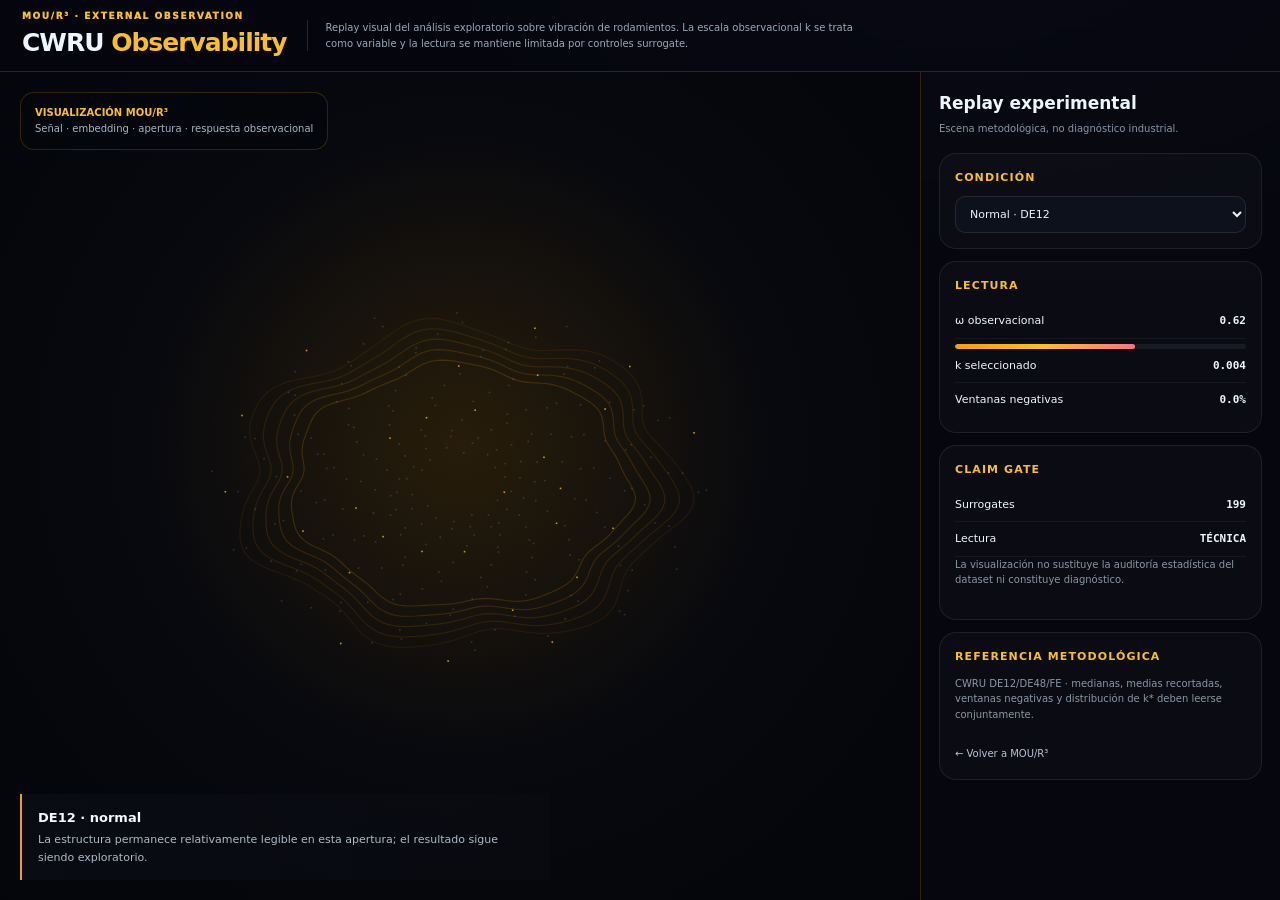
<file: cwru-three-scene.html>
<!doctype html>
<html lang="es">
<head>
<meta charset="utf-8"><meta name="viewport" content="width=device-width,initial-scale=1">
<title>MOU/R³ · CWRU Observability</title>
<link rel="stylesheet" href="styles.css">
<style>
body{overflow:hidden}.page{height:100vh;display:grid;grid-template-rows:72px 1fr;grid-template-columns:1fr 360px}
header{grid-column:1/-1;display:flex;align-items:center;gap:20px;padding:0 22px;border-bottom:1px solid rgba(245,158,11,.2);background:rgba(5,7,13,.82);backdrop-filter:blur(18px);z-index:5}
.kicker{color:#fbbf24;font-size:9px;font-weight:950;letter-spacing:.18em;text-transform:uppercase}.title{font-size:25px;font-weight:900;letter-spacing:-.04em}.title span{color:#fbbf24}.subtitle{color:#9aa9ba;font-size:10px;border-left:1px solid rgba(245,158,11,.2);padding-left:18px;max-width:560px}
.scene{position:relative;overflow:hidden;background:radial-gradient(circle at 50% 45%,#281d0a 0,#08090e 48%,#03050a 100%)}canvas{position:absolute;inset:0;width:100%;height:100%}
.rail{grid-column:2;grid-row:2;overflow:auto;padding:18px;border-left:1px solid rgba(245,158,11,.18);background:rgba(7,9,15,.88);z-index:4}.rail h2{font-size:17px;margin:0 0 4px}.rail .small{font-size:10px;color:#8997a7;margin:0 0 16px}.box{padding:15px;border:1px solid rgba(148,163,184,.13);border-radius:17px;background:rgba(255,255,255,.025);margin-bottom:12px}.box h3{font-size:11px;text-transform:uppercase;letter-spacing:.1em;color:#fbbf24;margin:0 0 10px}.stat{display:flex;justify-content:space-between;align-items:center;padding:8px 0;border-bottom:1px solid rgba(148,163,184,.08);font-size:11px}.stat:last-child{border:0}.stat b{font-family:ui-monospace,monospace;color:#edf5ff}.meter{height:5px;background:#161b25;border-radius:99px;overflow:hidden;margin-top:5px}.meter i{display:block;height:100%;width:0;background:linear-gradient(90deg,#f59e0b,#fbbf24,#fb7185);border-radius:99px}
select,button{width:100%;padding:10px;border-radius:10px;border:1px solid rgba(148,163,184,.16);background:#0c111b;color:#eaf2fa;font:inherit;font-size:11px}button{cursor:pointer;margin-top:8px}button:hover{border-color:#f59e0b}.back{display:inline-flex;text-decoration:none;font-size:10px;color:#b9c5d2;margin-top:4px}.legend{position:absolute;left:20px;top:20px;z-index:2;padding:12px 14px;border:1px solid rgba(245,158,11,.2);border-radius:14px;background:rgba(4,7,13,.65);backdrop-filter:blur(12px);font-size:10px;color:#aab6c5}.legend strong{color:#fbbf24}.status{position:absolute;left:20px;bottom:20px;z-index:2;max-width:530px;padding:14px 16px;border-left:2px solid #f59e0b;background:linear-gradient(90deg,rgba(9,12,19,.9),rgba(9,12,19,.4));font-size:11px;color:#aebac7}.status b{display:block;color:#f8fafc;font-size:13px;margin-bottom:3px}
@media(max-width:850px){body{overflow:auto}.page{height:auto;min-height:100vh;display:block}.scene{height:62vh;min-height:420px}.rail{border-left:0;border-top:1px solid rgba(245,158,11,.18)}header{position:sticky;top:0}.subtitle{display:none}}
</style></head>
<body>
<div class="page">
<header><div><div class="kicker">MOU/R³ · EXTERNAL OBSERVATION</div><div class="title">CWRU <span>Observability</span></div></div><div class="subtitle">Replay visual del análisis exploratorio sobre vibración de rodamientos. La escala observacional k se trata como variable y la lectura se mantiene limitada por controles surrogate.</div></header>
<section class="scene"><canvas id="cv"></canvas><div class="legend"><strong>VISUALIZACIÓN MOU/R³</strong><br>Señal · embedding · apertura · respuesta observacional</div><div class="status"><b id="state">DE12 · lectura inicial</b><span id="desc">Seleccione una condición para recorrer cómo cambia la geometría observada y la utilidad de la lectura.</span></div></section>
<aside class="rail"><h2>Replay experimental</h2><p class="small">Escena metodológica, no diagnóstico industrial.</p>
<div class="box"><h3>Condición</h3><select id="mode"><option value="normal">Normal · DE12</option><option value="b7">Ball 0.007 in · DE12</option><option value="b14">Ball 0.014 in · DE12</option><option value="ir7">Inner race 0.007 in · DE12</option><option value="ir14">Inner race 0.014 in · DE48</option></select></div>
<div class="box"><h3>Lectura</h3><div class="stat"><span>ω observacional</span><b id="omega">0.62</b></div><div class="meter"><i id="om"></i></div><div class="stat"><span>k seleccionado</span><b id="k">0.004</b></div><div class="stat"><span>Ventanas negativas</span><b id="neg">0.0%</b></div></div>
<div class="box"><h3>Claim gate</h3><div class="stat"><span>Surrogates</span><b>199</b></div><div class="stat"><span>Lectura</span><b id="claim">TÉCNICA</b></div><p class="small" id="note">La visualización no sustituye la auditoría estadística del dataset ni constituye diagnóstico.</p></div>
<div class="box"><h3>Referencia metodológica</h3><p class="small">CWRU DE12/DE48/FE · medianas, medias recortadas, ventanas negativas y distribución de k* deben leerse conjuntamente.</p><a class="back" href="index.html">← Volver a MOU/R³</a></div>
</aside></div>
<script>
const c=document.getElementById('cv'),x=c.getContext('2d');let W,H,t=0,mode='normal';
const D={normal:[.62,.004,'0.0%','TÉCNICA','DE12 · normal'],b7:[.59,.005,'2.1%','TÉCNICA','DE12 · Ball 0.007 in'],b14:[.55,.006,'3.8%','TÉCNICA','DE12 · Ball 0.014 in'],ir7:[.64,.004,'1.7%','TÉCNICA','DE12 · Inner race 0.007 in'],ir14:[.47,.011,'12.5%','TÉCNICA','DE48 · Inner race 0.014 in']};
function resize(){W=c.width=c.clientWidth*devicePixelRatio;H=c.height=c.clientHeight*devicePixelRatio;x.setTransform(devicePixelRatio,0,0,devicePixelRatio,0,0);W=c.clientWidth;H=c.clientHeight}addEventListener('resize',resize);resize();
function draw(){t+=.016;x.clearRect(0,0,W,H);let d=D[mode],cx=W/2,cy=H/2,s=Math.min(W,H)*.28;for(let layer=0;layer<5;layer++){x.beginPath();let n=180;for(let i=0;i<n;i++){let a=i/n*Math.PI*2;let r=s*(.72+layer*.055)+Math.sin(a*7+t*(.8+layer*.12))*s*(.035+layer*.008)+Math.sin(a*17-t*.4)*s*.018*(1-d[0]);let xx=cx+Math.cos(a)*r,yy=cy+Math.sin(a)*r*.72;x.lineTo(xx,yy)}x.closePath();x.strokeStyle='rgba(245,158,11,'+(0.18-layer*.025)+')';x.lineWidth=1.2;x.stroke()}for(let i=0;i<260;i++){let a=i*2.399+t*(.15+mode.length*.005),r=s*(.18+((i*37)%100)/100*.9);let wob=Math.sin(i*.71+t*2)*s*.025*(1-d[0]);let px=cx+Math.cos(a)*r+wob,py=cy+Math.sin(a)*r*.72+wob*.5;x.fillStyle=i%9===0?'rgba(251,191,36,.8)':'rgba(148,163,184,.24)';x.fillRect(px,py,1.6,1.6)}requestAnimationFrame(draw)}draw();
function update(){let d=D[mode];omega.textContent=d[0].toFixed(2);om.style.width=(d[0]*100)+'%';k.textContent=d[1].toFixed(3);neg.textContent=d[2];claim.textContent=d[3];state.textContent=d[4];desc.textContent=d[0]>.6?'La estructura permanece relativamente legible en esta apertura; el resultado sigue siendo exploratorio.':'La apertura muestra mayor inestabilidad entre ventanas; la lectura debe conservar los outliers y controles surrogate.'}modeSel=document.getElementById('mode');modeSel.onchange=()=>{mode=modeSel.value;update()};update();
</script></body></html>
</file>
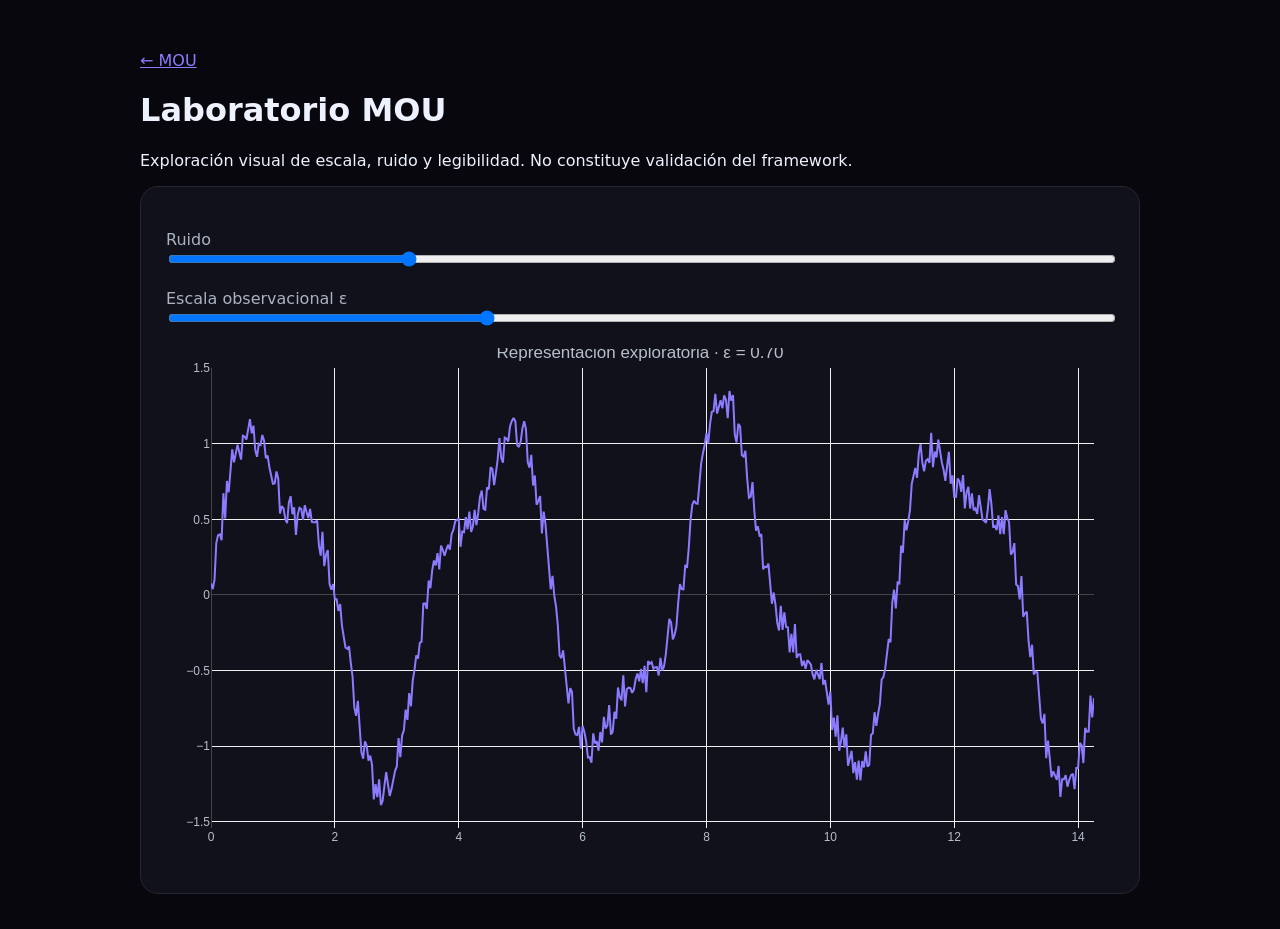
<file: mou-lab.html>
<!doctype html><html lang="es"><head><meta charset="utf-8"><meta name="viewport" content="width=device-width,initial-scale=1"><title>MOU · Laboratorio</title><script src="https://cdn.plot.ly/plotly-2.35.2.min.js"></script><style>body{margin:0;background:#07070d;color:#eef2ff;font-family:system-ui;padding:35px}main{max-width:1000px;margin:auto}a{color:#8b7cff}.panel{padding:25px;border:1px solid #252632;border-radius:18px;background:#10111a}label{display:block;margin:18px 0;color:#aab2c0}input{width:100%}#plot{height:520px}</style></head><body><main><p><a href="index.html">← MOU</a></p><h1>Laboratorio MOU</h1><p>Exploración visual de escala, ruido y legibilidad. No constituye validación del framework.</p><div class="panel"><label>Ruido <input id="noise" type="range" min="0" max="1" step=".01" value=".25"></label><label>Escala observacional ε <input id="eps" type="range" min=".05" max="2" step=".01" value=".7"></label><div id="plot"></div></div></main><script>function draw(){let n=+noise.value,e=+eps.value,x=Array.from({length:500},(_,i)=>i/35),y=x.map(v=>Math.sin(v*1.7)+.3*Math.sin(v*4)+n*(Math.random()-.5));Plotly.react('plot',[{x,y,mode:'lines',line:{color:'#8b7cff'}}],{paper_bgcolor:'transparent',plot_bgcolor:'transparent',font:{color:'#b7bfcc'},margin:{l:45,r:20,t:20,b:40},title:'Representación exploratoria · ε = '+e.toFixed(2)},{responsive:true,displayModeBar:false})}noise.oninput=draw;eps.oninput=draw;draw();</script></body></html>
</file>
<file: styles.css>
:root{
  --bg:#05060b;--bg2:#080b14;--panel:rgba(13,17,29,.78);--panel-solid:#0d111d;
  --ink:#edf5ff;--muted:#9aa9ba;--soft:#c4cfdb;--line:rgba(148,163,184,.14);
  --cyan:#38dfff;--violet:#9b8cff;--green:#6ee7b7;--amber:#f59e0b;--red:#fb7185;
  --max:1220px;--radius:22px;
}
*{box-sizing:border-box}
html{scroll-behavior:smooth}
body{
 margin:0;min-height:100vh;color:var(--ink);background:
 radial-gradient(900px 520px at 75% -10%,rgba(102,88,255,.18),transparent 65%),
 radial-gradient(800px 500px at -10% 55%,rgba(0,200,255,.09),transparent 65%),
 linear-gradient(180deg,#070912 0%,#05060b 48%,#04050a 100%);
 font-family:Inter,ui-sans-serif,system-ui,-apple-system,"Segoe UI",sans-serif;
 line-height:1.58;overflow-x:hidden;
}
body:before{content:"";position:fixed;inset:0;pointer-events:none;opacity:.22;background-image:linear-gradient(rgba(255,255,255,.018) 1px,transparent 1px),linear-gradient(90deg,rgba(255,255,255,.014) 1px,transparent 1px);background-size:56px 56px;mask-image:linear-gradient(to bottom,black,transparent 78%);z-index:-1}
a{color:inherit}
.topbar{position:sticky;top:0;z-index:100;display:flex;align-items:center;gap:24px;min-height:72px;padding:12px clamp(18px,4vw,56px);background:rgba(5,6,11,.72);backdrop-filter:blur(20px) saturate(140%);border-bottom:1px solid rgba(148,163,184,.13)}
.brand{display:flex;align-items:center;gap:12px;text-decoration:none;white-space:nowrap}
.brand strong{font-size:28px;line-height:1;font-weight:950;letter-spacing:-.07em;text-shadow:0 0 24px rgba(139,124,255,.25)}
.brand span{font-size:10px;line-height:1.25;color:var(--muted);letter-spacing:.04em}
.nav{margin-left:auto;display:flex;align-items:center;gap:6px;flex-wrap:wrap;justify-content:flex-end}
.nav a,.button{display:inline-flex;align-items:center;justify-content:center;min-height:38px;padding:8px 13px;border:1px solid var(--line);border-radius:999px;text-decoration:none;font-size:11px;font-weight:750;transition:.2s ease}
.nav a:hover,.button:hover{transform:translateY(-1px);border-color:rgba(139,124,255,.55);background:rgba(139,124,255,.09);box-shadow:0 8px 28px rgba(0,0,0,.18)}
.menu-button{display:none;color:#fff;background:transparent;border:1px solid var(--line);border-radius:10px;padding:8px 10px}
main{position:relative}
.grid,.section{width:min(var(--max),calc(100% - 10vw));margin-inline:auto}
.hero{min-height:760px;padding:100px 0 86px;display:grid;grid-template-columns:minmax(0,1.12fr) minmax(320px,.88fr);gap:54px;align-items:center}
.eyebrow{margin:0 0 10px;color:var(--cyan);font-size:10px;text-transform:uppercase;letter-spacing:.17em;font-weight:900}
.hero h1{margin:14px 0 22px;max-width:820px;font-size:clamp(52px,6.8vw,90px);line-height:.94;letter-spacing:-.075em}
.hero h1 span{color:#a89cff;text-shadow:0 0 30px rgba(139,124,255,.2)}
.lead{max-width:760px;margin:0;color:#c8d1dc;font-size:18px;line-height:1.65}
.doi-strip{display:inline-flex;align-items:center;gap:12px;margin:27px 0 18px;padding:10px 14px;border:1px solid var(--line);border-radius:13px;background:rgba(255,255,255,.035);font-size:11px}
.doi-strip span{color:#758396;text-transform:uppercase;letter-spacing:.11em;font-weight:800}
.doi-strip a{color:var(--green);text-decoration:none}
.result-row,.cards{display:grid;gap:14px}
.result-row{grid-template-columns:repeat(3,1fr);max-width:790px}
.result-block,.card,.chart-card,.claim,.info-box,.panel{border:1px solid var(--line);background:linear-gradient(145deg,rgba(255,255,255,.055),rgba(255,255,255,.018));border-radius:var(--radius);padding:20px;box-shadow:0 22px 70px rgba(0,0,0,.18),inset 0 1px rgba(255,255,255,.025)}
.result-block{min-height:94px}
.result-val{display:block;font-size:25px;font-weight:950;letter-spacing:-.035em}.result-val.accent{color:#b0a7ff}.result-val.green{color:var(--green)}.result-lbl{display:block;color:#8391a2;font-size:10px;margin-top:3px}
.actions{display:flex;gap:9px;flex-wrap:wrap;margin-top:18px}.button.primary{background:linear-gradient(135deg,#6859ff,#9c8eff);border-color:transparent;color:#fff;box-shadow:0 14px 36px rgba(103,89,255,.2)}.button.ghost{background:rgba(255,255,255,.025)}
.claim{margin-top:18px;color:#aeb9c7;font-size:12px}.claim strong{color:#f2f6fb}.hero-claim{max-width:790px}
.hero-panel{position:relative;display:grid;gap:12px;padding:22px;border:1px solid rgba(148,163,184,.13);border-radius:30px;background:radial-gradient(circle at 50% 30%,rgba(103,89,255,.14),transparent 48%),rgba(7,10,18,.58);box-shadow:0 35px 110px rgba(0,0,0,.38);overflow:hidden}
.hero-panel:before{content:"OBSERVABILITY";position:absolute;right:-12px;top:32px;font-size:64px;font-weight:1000;letter-spacing:-.08em;color:rgba(255,255,255,.025);transform:rotate(90deg);pointer-events:none}
.obs{position:relative;min-height:135px;border-radius:20px;padding:20px;border:1px solid var(--line);overflow:hidden}.obs h3{margin:0 0 7px;font-size:14px}.obs p{margin:0;color:#95a3b3;font-size:11px;max-width:300px}.obs.red{background:radial-gradient(circle at 80% 20%,rgba(251,113,133,.12),transparent 45%),rgba(16,12,20,.8)}.obs.good{background:radial-gradient(circle at 50% 50%,rgba(110,231,183,.13),transparent 52%),rgba(9,20,22,.78);border-color:rgba(110,231,183,.25)}.obs.violet{background:radial-gradient(circle at 20% 20%,rgba(155,140,255,.14),transparent 48%),rgba(12,12,24,.8)}
.obs svg{width:100%;height:120px;display:block}.obs svg path{fill:none;stroke:#6ee7b7;stroke-width:2;filter:drop-shadow(0 0 7px rgba(110,231,183,.35))}
.dots{height:82px;margin:4px 0 10px;background-image:radial-gradient(circle,rgba(251,113,133,.65) 1px,transparent 1.5px);background-size:10px 10px;opacity:.35}.dots.sparse{background-image:radial-gradient(circle,rgba(155,140,255,.7) 1px,transparent 1.5px);background-size:22px 22px;opacity:.22}
.section{padding:92px 0}.section-head{display:grid;grid-template-columns:1fr 1fr;gap:50px;align-items:end;margin-bottom:30px}.section-head.center{display:block;max-width:850px;text-align:center;margin-inline:auto;margin-bottom:38px}.section h2{margin:7px 0;font-size:clamp(32px,4.3vw,58px);line-height:1.01;letter-spacing:-.055em}.section p{color:#aeb9c6}.cards.three{grid-template-columns:repeat(3,1fr)}.cards.four{grid-template-columns:repeat(4,1fr)}.card{min-height:145px}.card h3{margin:8px 0 7px;font-size:16px;letter-spacing:-.02em}.card p{margin:0;color:#9ba9b8;font-size:12px}.icon{display:inline-grid;place-items:center;width:34px;height:34px;border-radius:10px;background:rgba(255,255,255,.04);font-weight:900;font-size:17px}.icon.cyan{color:var(--cyan)}.icon.blue{color:#7dd3fc}.icon.violet{color:#c4b5fd}.icon.red{color:#fb7185}
.focus{max-width:1280px}.chart{height:380px}.chart-card{overflow:hidden}.interactive{display:grid;grid-template-columns:minmax(0,1fr) 290px;gap:16px}.chart-card.big{padding:10px}.toolbar{display:flex;gap:14px;align-items:center;margin-bottom:10px;color:#8f9cab;font-size:11px}.toolbar input{accent-color:var(--accent);width:180px}.panel h3{margin-top:0}.panel p{font-size:12px}.cyan-text{color:var(--cyan)}.red-text{color:var(--red)}.violet-text{color:#c4b5fd}
.metric-grid{grid-template-columns:repeat(4,1fr)}.metric{display:flex;gap:12px;flex-wrap:wrap;margin-top:22px}.metric div{padding:13px 16px;border:1px solid var(--line);border-radius:14px;background:rgba(255,255,255,.025)}.metric span{display:block;color:var(--cyan);font-size:12px;font-weight:900}.metric b{font-size:10px;color:#8593a2}
.formula{display:inline-block;margin-top:16px;padding:14px 18px;border:1px solid rgba(139,124,255,.22);border-radius:13px;background:rgba(139,124,255,.07);font-family:ui-monospace,SFMono-Regular,monospace;color:#d5ceff}
.section.grid{display:grid;grid-template-columns:1fr 1fr;gap:18px}.section.grid>.section-head{grid-column:1/-1}.section.grid>div:not(.chart-card){padding:14px 8px}.section ul{color:#9aa8b7;font-size:13px}.section li{margin:7px 0}
.lab-cta{display:flex;justify-content:space-between;align-items:center;gap:30px;border:1px solid rgba(139,124,255,.2);border-radius:28px;padding:35px 38px;background:radial-gradient(circle at 85% 20%,rgba(139,124,255,.16),transparent 42%),linear-gradient(135deg,rgba(17,16,34,.9),rgba(8,10,17,.75))}
.trace{padding-bottom:120px}.closing{text-align:center;font-size:18px;color:#9c91ff!important;font-weight:850;margin-top:55px}.footer{padding:24px 5vw;border-top:1px solid var(--line);display:flex;justify-content:space-between;gap:20px;color:#697586;font-size:10px;background:rgba(3,4,8,.65)}
.glow{position:fixed;width:360px;height:360px;border-radius:50%;filter:blur(110px);opacity:.11;pointer-events:none;z-index:-1}.glow-a{background:#6d5cff;top:7%;right:-150px}.glow-b{background:#16c1ff;bottom:8%;left:-170px}
@media(max-width:1050px){.hero{grid-template-columns:1fr}.hero-panel{max-width:720px}.cards.four{grid-template-columns:repeat(2,1fr)}.metric-grid{grid-template-columns:repeat(2,1fr)}.nav{max-width:700px}}
@media(max-width:820px){.topbar{padding:12px 18px}.nav{display:none;position:absolute;top:70px;left:12px;right:12px;padding:12px;background:rgba(5,7,13,.96);border:1px solid var(--line);border-radius:18px;box-shadow:0 25px 70px rgba(0,0,0,.5)}.nav a{width:100%;justify-content:flex-start}.menu-button{display:block;margin-left:auto}.grid,.section{width:min(100% - 32px,var(--max))}.hero{padding:65px 0 60px;min-height:auto}.hero h1{font-size:52px}.lead{font-size:16px}.section{padding:64px 0}.section-head,.section.grid,.interactive{grid-template-columns:1fr}.cards.three,.cards.four,.metric-grid,.result-row{grid-template-columns:1fr}.result-row{max-width:none}.lab-cta{display:block;padding:28px}.footer{flex-direction:column}.chart{height:300px}}
@media(max-width:480px){.brand span{display:none}.hero h1{font-size:43px}.hero-panel{padding:12px}.obs{padding:16px}.section h2{font-size:34px}}
</file>
